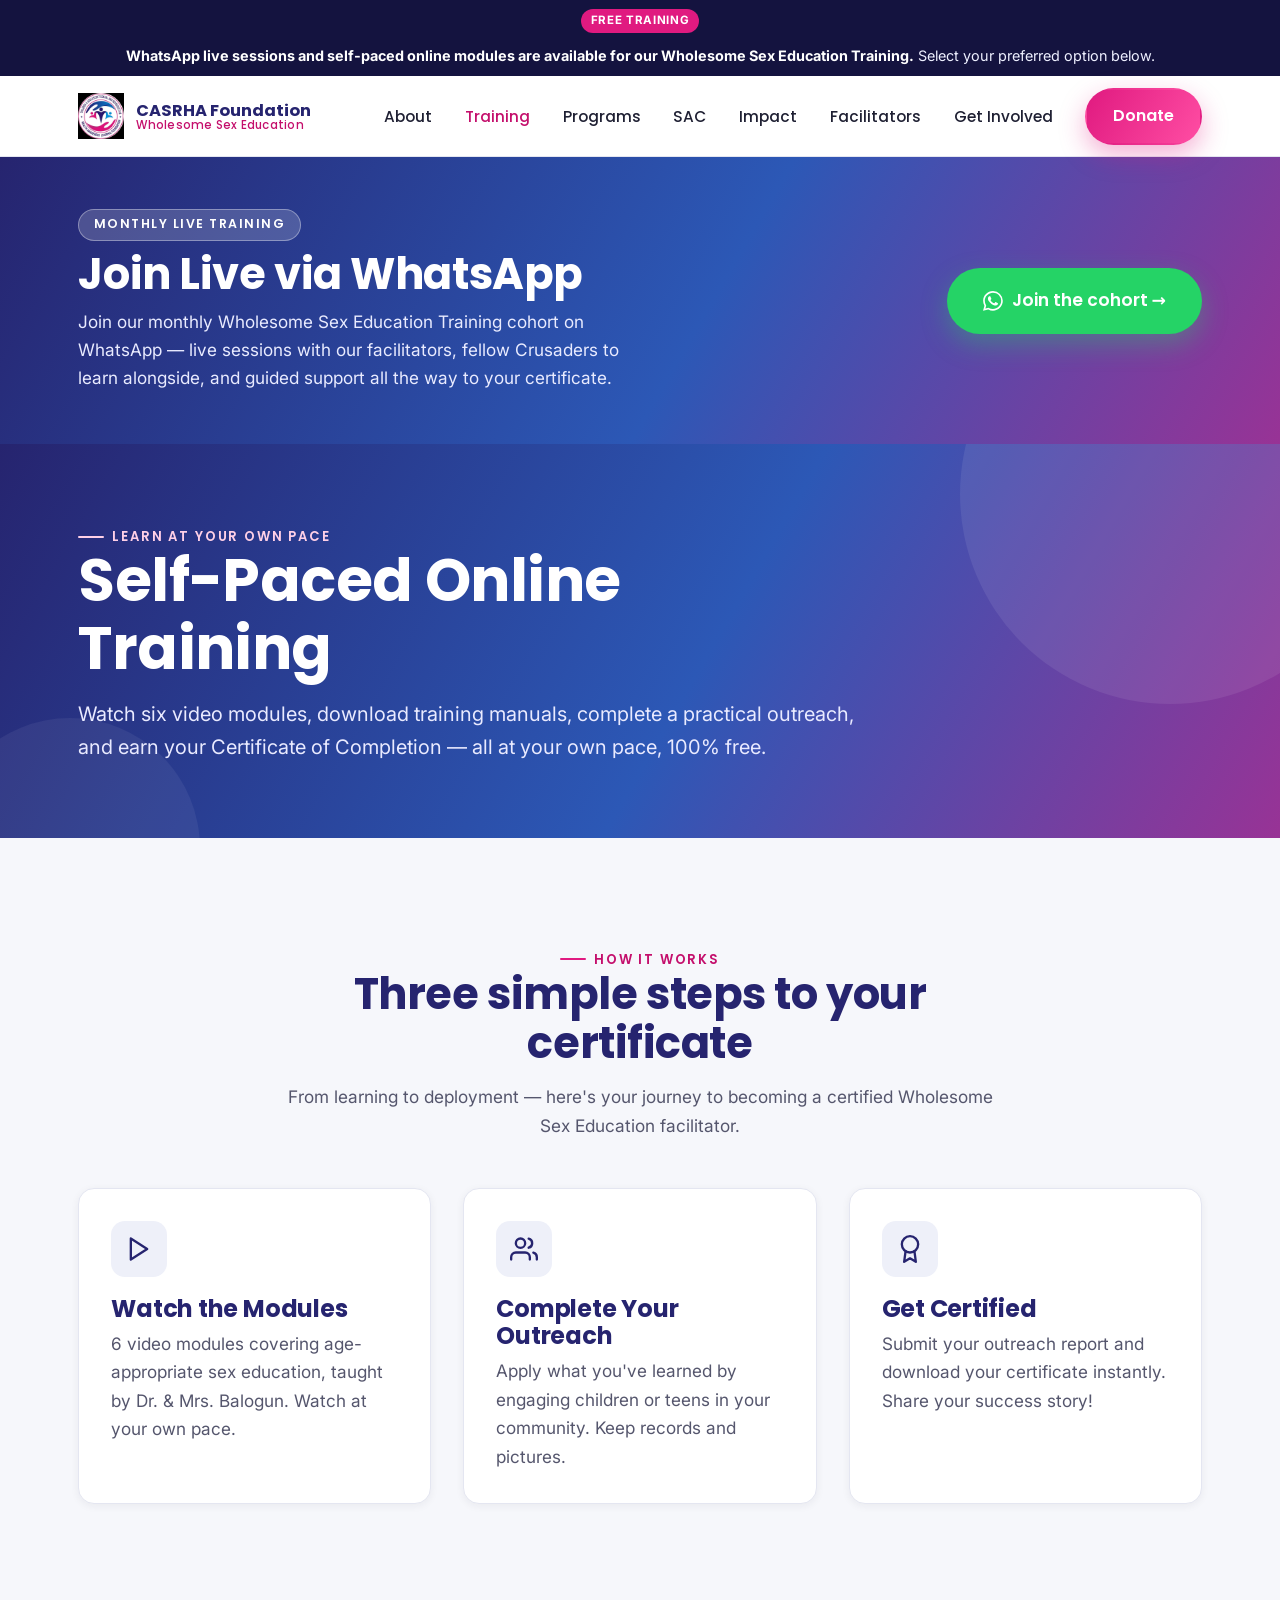
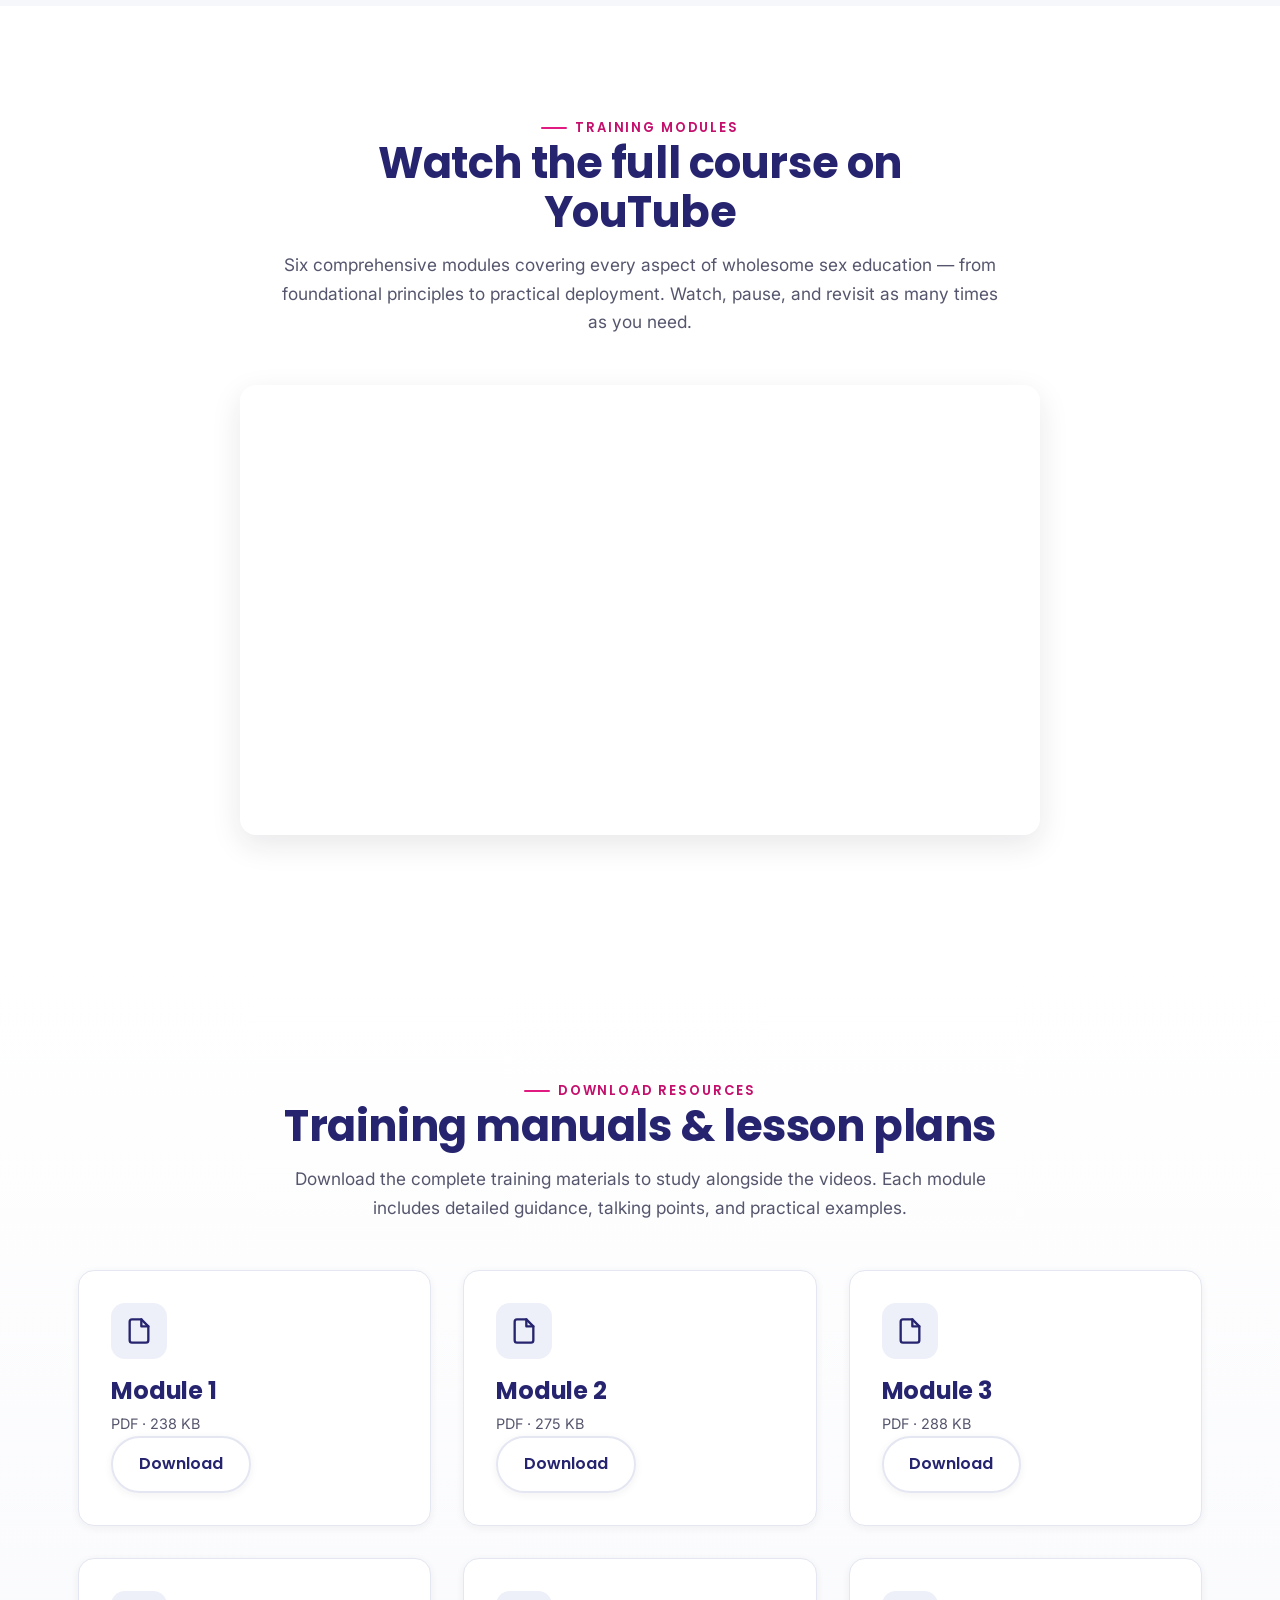
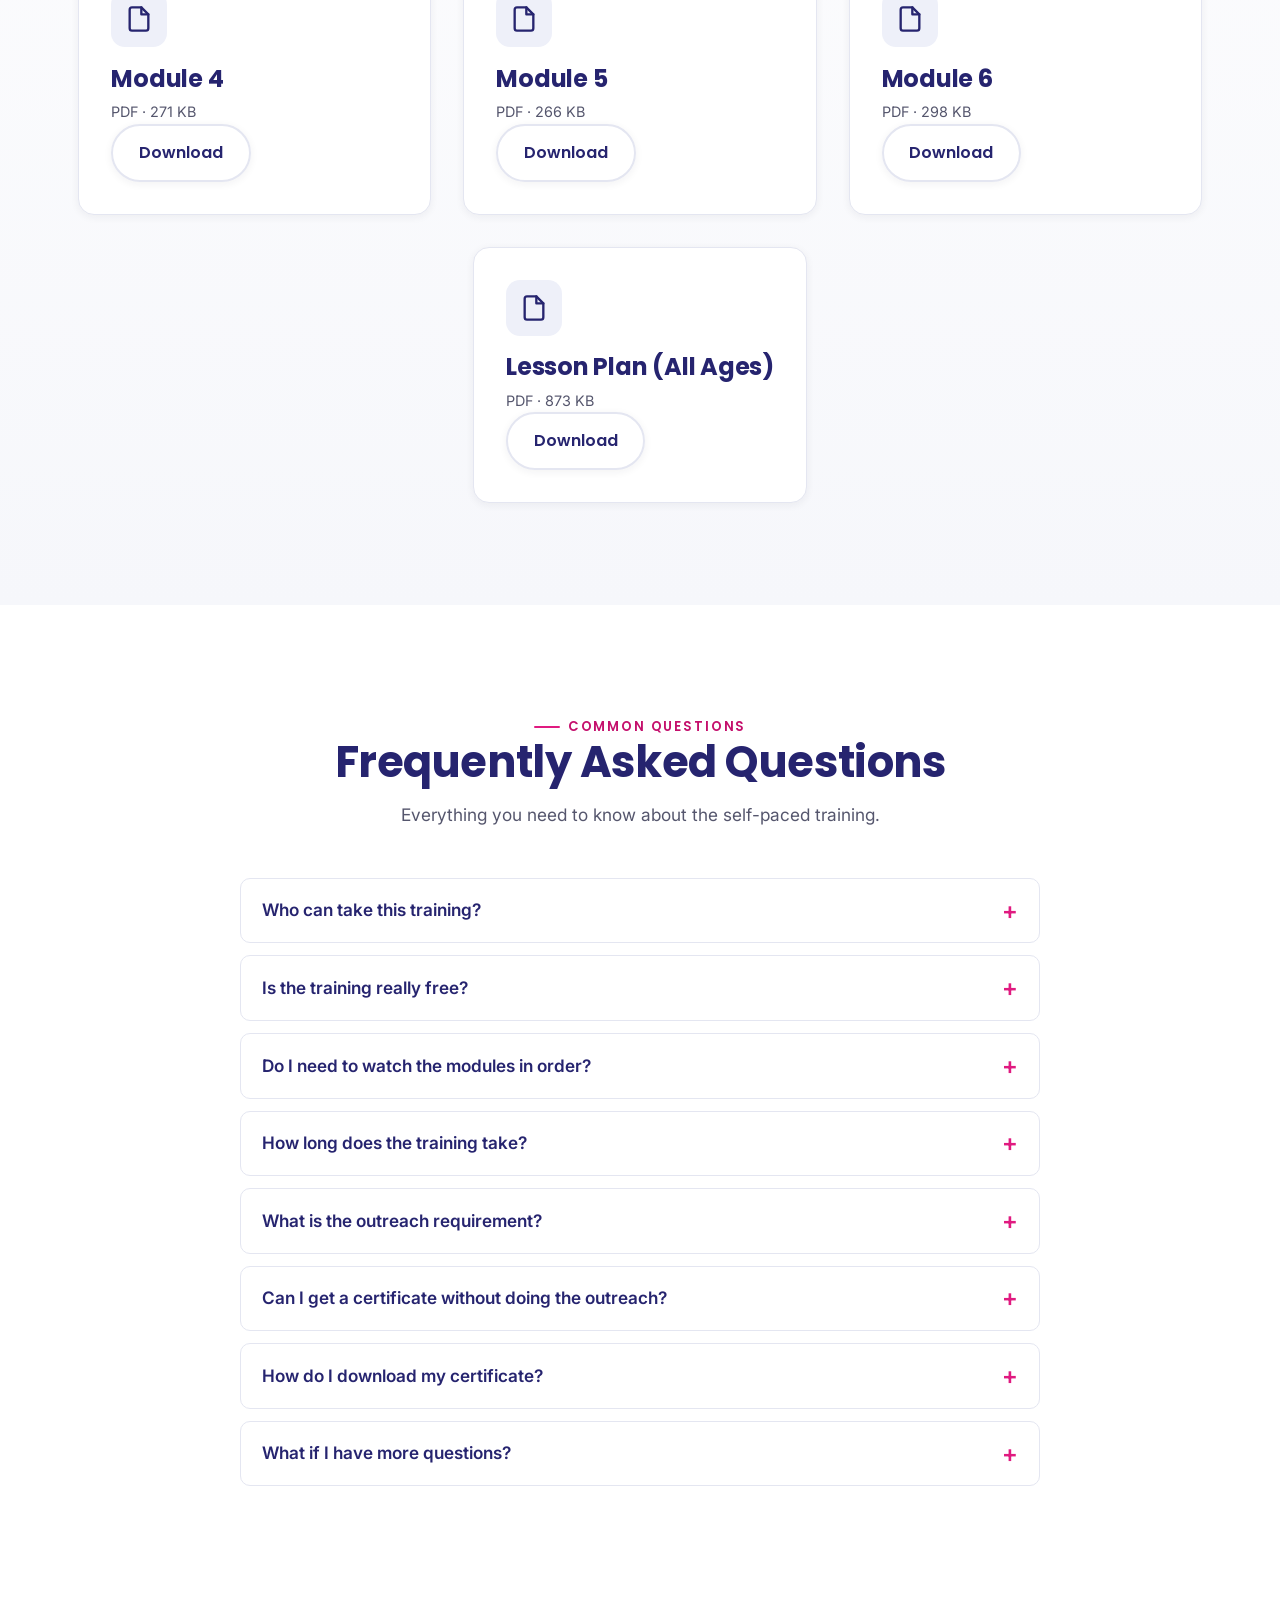
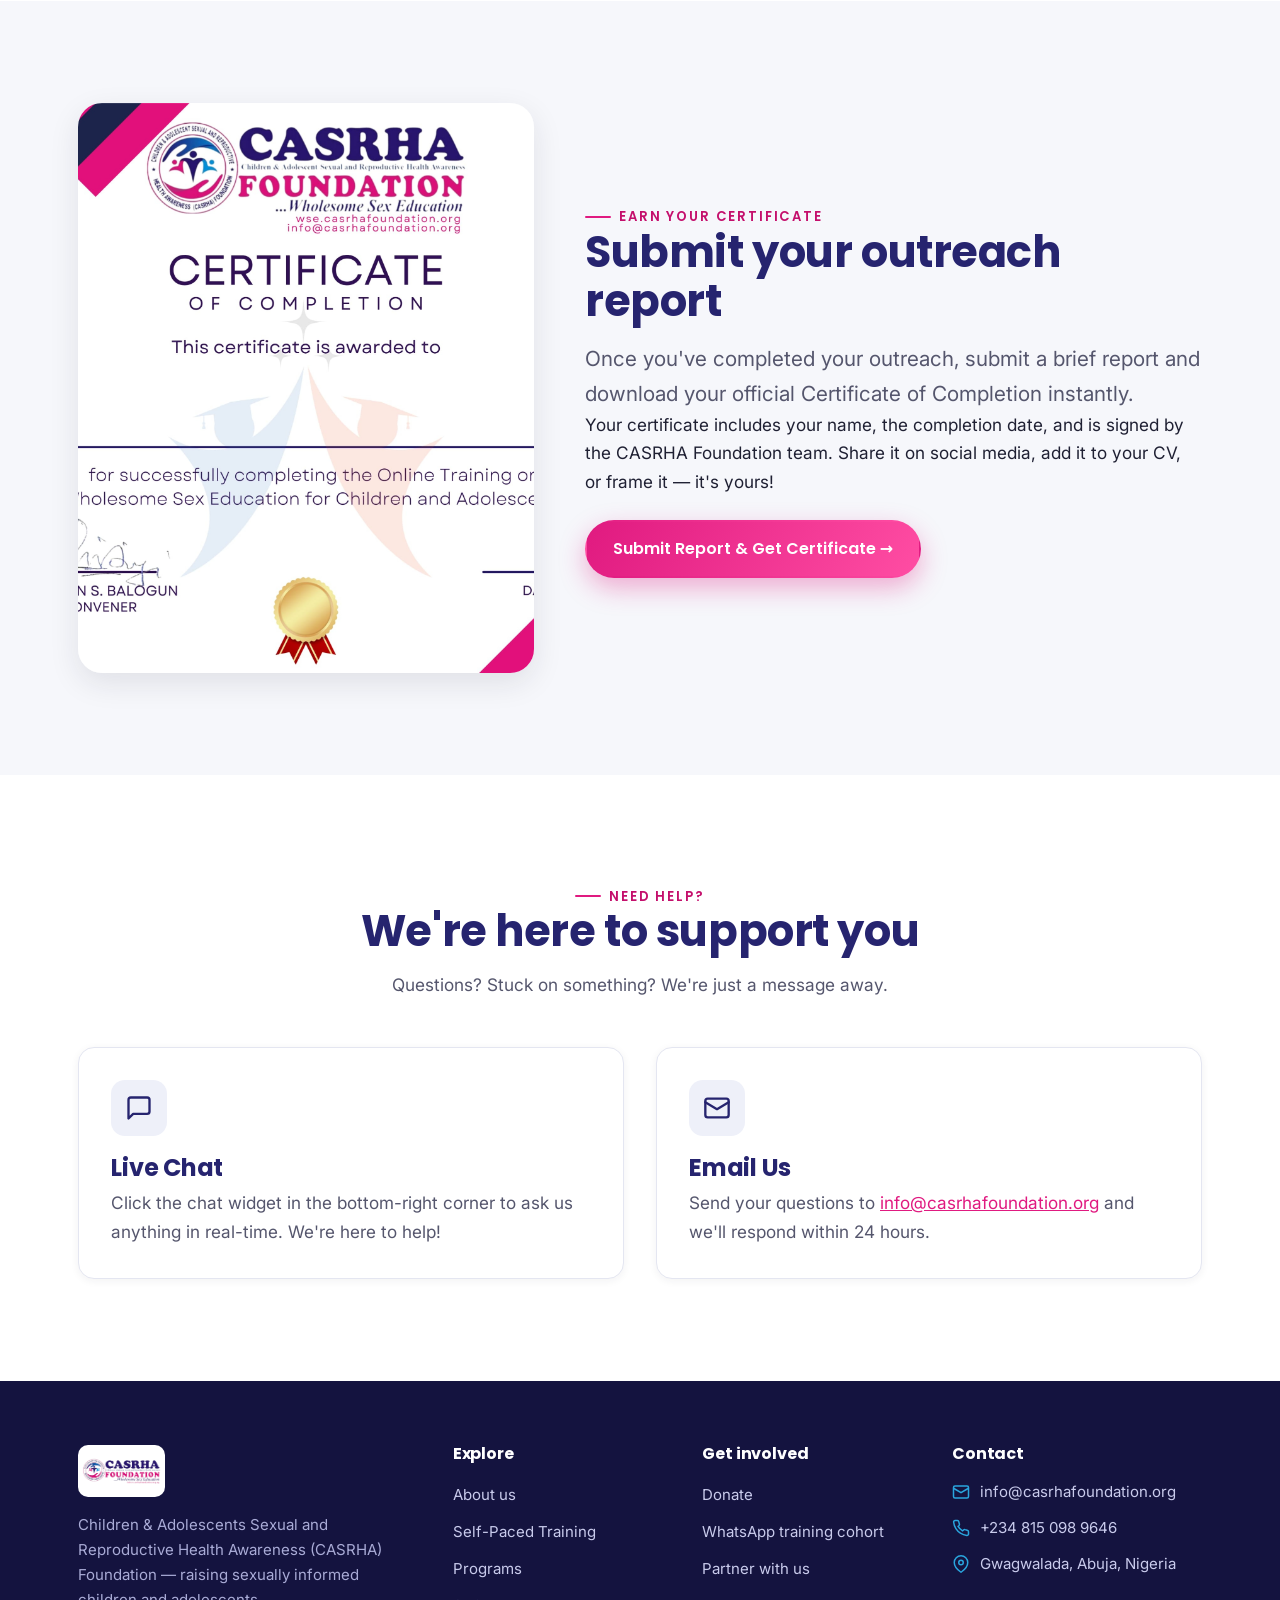
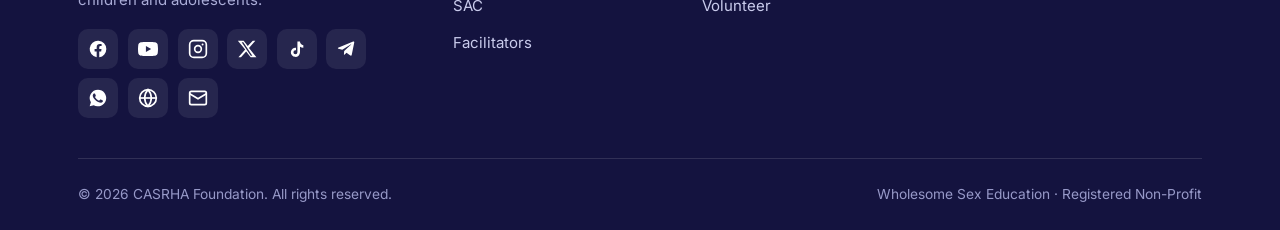
<file: training/index.html>
<!DOCTYPE html>
<html lang="en">
<head>
  <meta charset="UTF-8" />
  <meta name="viewport" content="width=device-width, initial-scale=1.0" />
  <title>Self-Paced Training — CASRHA Foundation</title>
  <meta name="description" content="Learn wholesome sex education at your own pace — watch modules, download manuals, earn your certificate." />
  <meta name="theme-color" content="#26246F" />

  <!-- Open Graph -->
  <meta property="og:title" content="Self-Paced Training — CASRHA Foundation" />
  <meta property="og:description" content="Learn wholesome sex education at your own pace — watch modules, download manuals, earn your certificate." />
  <meta property="og:type" content="website" />
  <meta property="og:image" content="../assets/outreach/hero-main.jpg" />

  <link rel="icon" type="image/png" href="../assets/logo/casrha-round.jpg" />

  <!-- Fonts: preconnect + display swap for speed -->
  <link rel="preconnect" href="https://fonts.googleapis.com" />
  <link rel="preconnect" href="https://fonts.gstatic.com" crossorigin />
  <link href="https://fonts.googleapis.com/css2?family=Poppins:wght@500;600;700;800&family=Inter:wght@400;500;600&display=swap" rel="stylesheet" />

  <link rel="stylesheet" href="../css/styles.css" />
</head>
<body>
  <a class="skip-link" href="#main">Skip to main content</a>

  <!-- ===================== ANNOUNCEMENT ===================== -->
  <div class="announce">
    <div class="container">
      <span class="announce__badge">Free Training</span>
      <span><strong>WhatsApp live sessions and self-paced online modules are available for our Wholesome Sex Education Training.</strong> Select your preferred option below.</span>
    </div>
  </div>

  <!-- ===================== HEADER ===================== -->
  <header class="header">
    <div class="container nav">
      <a class="brand" href="../index.html" aria-label="CASRHA Foundation home">
        <img src="../assets/logo/casrha-round.webp" onerror="this.onerror=null;this.src='../assets/logo/casrha-round.jpg'" alt="CASRHA Foundation logo" width="46" height="46" />
        <span class="brand__text">CASRHA Foundation<span>Wholesome Sex Education</span></span>
      </a>

      <button class="nav__toggle" aria-label="Open menu" aria-expanded="false" aria-controls="navmenu">
        <span></span><span></span><span></span>
      </button>

      <div class="nav__menu" id="navmenu">
        <nav class="nav__links" aria-label="Primary">
          <a href="../about.html">About</a>
          <a href="index.html" class="is-active">Training</a>
          <a href="../index.html#programs">Programs</a>
          <a href="../sac.html">SAC</a>
          <a href="../index.html#impact">Impact</a>
          <a href="../about.html#team">Facilitators</a>
          <a href="../index.html#involved">Get Involved</a>
        </nav>
        <a href="../index.html#donate" class="btn btn--cta">Donate</a>
      </div>
    </div>
  </header>
  <div class="nav__backdrop" aria-hidden="true"></div>

  <main id="main">
    <!-- ===================== WHATSAPP COHORT BANNER ===================== -->
    <section class="cohort-banner">
      <div class="container cohort-banner__inner">
        <div>
          <span class="cohort-banner__badge">Monthly Live Training</span>
          <h2>Join Live via WhatsApp</h2>
          <p>Join our monthly Wholesome Sex Education Training cohort on WhatsApp — live sessions with our facilitators, fellow Crusaders to learn alongside, and guided support all the way to your certificate.</p>
        </div>
        <a href="https://wa.me/2348150989646" target="_blank" rel="noopener" class="btn btn--whatsapp btn--lg">
          <svg viewBox="0 0 24 24" fill="currentColor" aria-hidden="true"><path d="M17.472 14.382c-.297-.149-1.758-.867-2.03-.967-.273-.099-.471-.148-.67.15-.197.297-.767.966-.94 1.164-.173.199-.347.223-.644.075-.297-.15-1.255-.463-2.39-1.475-.883-.788-1.48-1.761-1.653-2.059-.173-.297-.018-.458.13-.606.134-.133.297-.347.446-.52.149-.174.198-.298.297-.497.1-.198.05-.371-.025-.52-.075-.149-.669-1.612-.916-2.207-.242-.579-.487-.5-.669-.51-.173-.008-.371-.01-.57-.01-.198 0-.52.074-.792.372-.272.297-1.04 1.016-1.04 2.479 0 1.462 1.065 2.875 1.213 3.074.149.198 2.096 3.2 5.077 4.487.709.306 1.262.489 1.694.625.712.227 1.36.195 1.871.118.571-.085 1.758-.719 2.006-1.413.248-.694.248-1.289.173-1.413-.074-.124-.272-.198-.57-.347m-5.421 7.403h-.004a9.87 9.87 0 0 1-5.031-1.378l-.361-.214-3.741.982.998-3.648-.235-.374a9.86 9.86 0 0 1-1.51-5.26c.001-5.45 4.436-9.884 9.888-9.884 2.64 0 5.122 1.03 6.988 2.898a9.825 9.825 0 0 1 2.893 6.994c-.003 5.45-4.437 9.884-9.885 9.884m8.413-18.297A11.815 11.815 0 0 0 12.05 0C5.495 0 .16 5.335.157 11.892c0 2.096.547 4.142 1.588 5.945L.057 24l6.305-1.654a11.882 11.882 0 0 0 5.683 1.448h.005c6.554 0 11.89-5.335 11.893-11.893a11.821 11.821 0 0 0-3.48-8.413Z"/></svg>
          Join the cohort →
        </a>
      </div>
    </section>

    <!-- ===================== PAGE HEADER ===================== -->
    <section class="page-header">
      <div class="container">
        <span class="eyebrow">Learn at your own pace</span>
        <h1>Self-Paced Online Training</h1>
        <p>Watch six video modules, download training manuals, complete a practical outreach, and earn your Certificate of Completion — all at your own pace, 100% free.</p>
      </div>
    </section>

    <!-- ===================== HOW IT WORKS ===================== -->
    <section class="section section--soft">
      <div class="container">
        <div class="section-head section-head--center reveal">
          <span class="eyebrow eyebrow--center">How it works</span>
          <h2>Three simple steps to your certificate</h2>
          <p>From learning to deployment — here's your journey to becoming a certified Wholesome Sex Education facilitator.</p>
        </div>

        <div class="grid grid--3">
          <article class="card reveal" data-delay="0">
            <div class="card__icon">
              <svg viewBox="0 0 24 24" fill="none" stroke="currentColor" stroke-width="2" stroke-linecap="round" stroke-linejoin="round">
                <polygon points="5 3 19 12 5 21 5 3"/>
              </svg>
            </div>
            <h3>Watch the Modules</h3>
            <p>6 video modules covering age-appropriate sex education, taught by Dr. & Mrs. Balogun. Watch at your own pace.</p>
          </article>

          <article class="card reveal" data-delay="1">
            <div class="card__icon">
              <svg viewBox="0 0 24 24" fill="none" stroke="currentColor" stroke-width="2" stroke-linecap="round" stroke-linejoin="round">
                <path d="M17 21v-2a4 4 0 0 0-4-4H5a4 4 0 0 0-4 4v2"/>
                <circle cx="9" cy="7" r="4"/>
                <path d="M23 21v-2a4 4 0 0 0-3-3.87"/>
                <path d="M16 3.13a4 4 0 0 1 0 7.75"/>
              </svg>
            </div>
            <h3>Complete Your Outreach</h3>
            <p>Apply what you've learned by engaging children or teens in your community. Keep records and pictures.</p>
          </article>

          <article class="card reveal" data-delay="2">
            <div class="card__icon">
              <svg viewBox="0 0 24 24" fill="none" stroke="currentColor" stroke-width="2" stroke-linecap="round" stroke-linejoin="round">
                <circle cx="12" cy="8" r="7"/>
                <polyline points="8.21 13.89 7 23 12 20 17 23 15.79 13.88"/>
              </svg>
            </div>
            <h3>Get Certified</h3>
            <p>Submit your outreach report and download your certificate instantly. Share your success story!</p>
          </article>
        </div>
      </div>
    </section>

    <!-- ===================== TRAINING MODULES ===================== -->
    <section class="section">
      <div class="container">
        <div class="section-head section-head--center reveal">
          <span class="eyebrow eyebrow--center">Training modules</span>
          <h2>Watch the full course on YouTube</h2>
          <p>Six comprehensive modules covering every aspect of wholesome sex education — from foundational principles to practical deployment. Watch, pause, and revisit as many times as you need.</p>
        </div>

        <div style="max-width:800px; margin:2rem auto;">
          <div style="position:relative; padding-bottom:56.25%; height:0; overflow:hidden; border-radius:var(--r-md); box-shadow:var(--shadow-md);">
            <iframe style="position:absolute; top:0; left:0; width:100%; height:100%;"
              src="https://www.youtube.com/embed/videoseries?list=PL-9WZHzP6YXbezyO5iUyWc2Zzj9BSWrWa"
              title="Wholesome Sex Education Training Playlist"
              frameborder="0" allow="accelerometer; autoplay; clipboard-write; encrypted-media; gyroscope; picture-in-picture; web-share" allowfullscreen>
            </iframe>
          </div>
        </div>
      </div>
    </section>

    <!-- ===================== MANUALS ===================== -->
    <section class="section section--tint">
      <div class="container">
        <div class="section-head section-head--center reveal">
          <span class="eyebrow eyebrow--center">Download resources</span>
          <h2>Training manuals &amp; lesson plans</h2>
          <p>Download the complete training materials to study alongside the videos. Each module includes detailed guidance, talking points, and practical examples.</p>
        </div>

        <div class="grid grid--3">
          <article class="card reveal" data-delay="0">
            <div class="card__icon">
              <svg viewBox="0 0 24 24" fill="none" stroke="currentColor" stroke-width="2" stroke-linecap="round" stroke-linejoin="round">
                <path d="M14 2H6a2 2 0 0 0-2 2v16a2 2 0 0 0 2 2h12a2 2 0 0 0 2-2V8z"/>
                <polyline points="14 2 14 8 20 8"/>
              </svg>
            </div>
            <h3>Module 1</h3>
            <p style="color:var(--ink-soft); font-size:0.9rem;">PDF · 238 KB</p>
            <a href="manuals/Module%201%20-%20Training%20Manual%20on%20Wholesome%20Sex%20Education%20for%20Children%20and%20Adolescents.pdf" class="btn btn--outline" download>Download</a>
          </article>

          <article class="card reveal" data-delay="0">
            <div class="card__icon">
              <svg viewBox="0 0 24 24" fill="none" stroke="currentColor" stroke-width="2" stroke-linecap="round" stroke-linejoin="round">
                <path d="M14 2H6a2 2 0 0 0-2 2v16a2 2 0 0 0 2 2h12a2 2 0 0 0 2-2V8z"/>
                <polyline points="14 2 14 8 20 8"/>
              </svg>
            </div>
            <h3>Module 2</h3>
            <p style="color:var(--ink-soft); font-size:0.9rem;">PDF · 275 KB</p>
            <a href="manuals/Module%202%20-%20Training%20Manual%20on%20Wholesome%20Sex%20Education%20for%20Children%20and%20Adolescents.pdf" class="btn btn--outline" download>Download</a>
          </article>

          <article class="card reveal" data-delay="1">
            <div class="card__icon">
              <svg viewBox="0 0 24 24" fill="none" stroke="currentColor" stroke-width="2" stroke-linecap="round" stroke-linejoin="round">
                <path d="M14 2H6a2 2 0 0 0-2 2v16a2 2 0 0 0 2 2h12a2 2 0 0 0 2-2V8z"/>
                <polyline points="14 2 14 8 20 8"/>
              </svg>
            </div>
            <h3>Module 3</h3>
            <p style="color:var(--ink-soft); font-size:0.9rem;">PDF · 288 KB</p>
            <a href="manuals/Module%203%20-%20Training%20Manual%20on%20Wholesome%20Sex%20Education%20for%20Children%20and%20Adolescents.pdf" class="btn btn--outline" download>Download</a>
          </article>

          <article class="card reveal" data-delay="1">
            <div class="card__icon">
              <svg viewBox="0 0 24 24" fill="none" stroke="currentColor" stroke-width="2" stroke-linecap="round" stroke-linejoin="round">
                <path d="M14 2H6a2 2 0 0 0-2 2v16a2 2 0 0 0 2 2h12a2 2 0 0 0 2-2V8z"/>
                <polyline points="14 2 14 8 20 8"/>
              </svg>
            </div>
            <h3>Module 4</h3>
            <p style="color:var(--ink-soft); font-size:0.9rem;">PDF · 271 KB</p>
            <a href="manuals/Module%204%20-%20Training%20Manual%20on%20Wholesome%20Sex%20Education%20for%20Children%20and%20Adolescents.pdf" class="btn btn--outline" download>Download</a>
          </article>

          <article class="card reveal" data-delay="2">
            <div class="card__icon">
              <svg viewBox="0 0 24 24" fill="none" stroke="currentColor" stroke-width="2" stroke-linecap="round" stroke-linejoin="round">
                <path d="M14 2H6a2 2 0 0 0-2 2v16a2 2 0 0 0 2 2h12a2 2 0 0 0 2-2V8z"/>
                <polyline points="14 2 14 8 20 8"/>
              </svg>
            </div>
            <h3>Module 5</h3>
            <p style="color:var(--ink-soft); font-size:0.9rem;">PDF · 266 KB</p>
            <a href="manuals/Module%205%20-%20Training%20Manual%20on%20Wholesome%20Sex%20Education%20for%20Children%20and%20Adolescents.pdf" class="btn btn--outline" download>Download</a>
          </article>

          <article class="card reveal" data-delay="2">
            <div class="card__icon">
              <svg viewBox="0 0 24 24" fill="none" stroke="currentColor" stroke-width="2" stroke-linecap="round" stroke-linejoin="round">
                <path d="M14 2H6a2 2 0 0 0-2 2v16a2 2 0 0 0 2 2h12a2 2 0 0 0 2-2V8z"/>
                <polyline points="14 2 14 8 20 8"/>
              </svg>
            </div>
            <h3>Module 6</h3>
            <p style="color:var(--ink-soft); font-size:0.9rem;">PDF · 298 KB</p>
            <a href="manuals/Module%206%20-%20Training%20Manual%20on%20Wholesome%20Sex%20Education%20for%20Children%20and%20Adolescents.pdf" class="btn btn--outline" download>Download</a>
          </article>

          <article class="card reveal" data-delay="3" style="grid-column: 1 / -1; max-width: 400px; margin: 0 auto;">
            <div class="card__icon">
              <svg viewBox="0 0 24 24" fill="none" stroke="currentColor" stroke-width="2" stroke-linecap="round" stroke-linejoin="round">
                <path d="M14 2H6a2 2 0 0 0-2 2v16a2 2 0 0 0 2 2h12a2 2 0 0 0 2-2V8z"/>
                <polyline points="14 2 14 8 20 8"/>
              </svg>
            </div>
            <h3>Lesson Plan (All Ages)</h3>
            <p style="color:var(--ink-soft); font-size:0.9rem;">PDF · 873 KB</p>
            <a href="manuals/Lesson%20Plan%20Wholesome%20Sex%20Education%20for%20all%20ages%20(UPDATED%20FEB%202025).pdf" class="btn btn--outline" download>Download</a>
          </article>
        </div>
      </div>
    </section>

    <!-- ===================== FAQ ===================== -->
    <section class="section">
      <div class="container">
        <div class="section-head section-head--center reveal">
          <span class="eyebrow eyebrow--center">Common questions</span>
          <h2>Frequently Asked Questions</h2>
          <p>Everything you need to know about the self-paced training.</p>
        </div>

        <div style="max-width:800px; margin:0 auto;">
          <details class="faq-item reveal">
            <summary>Who can take this training?</summary>
            <p>Anyone! Parents, teachers, youth workers, pastors, mentors, or anyone who interacts with children and adolescents. No prior experience required.</p>
          </details>

          <details class="faq-item reveal">
            <summary>Is the training really free?</summary>
            <p>Yes, 100% free. No hidden fees, no payment required at any stage. This is our gift to you and your community.</p>
          </details>

          <details class="faq-item reveal">
            <summary>Do I need to watch the modules in order?</summary>
            <p>It's recommended but not required. The modules build on each other, so watching in sequence gives you the best learning experience.</p>
          </details>

          <details class="faq-item reveal">
            <summary>How long does the training take?</summary>
            <p>Each of the 6 modules is approximately 20-30 minutes. You can complete the entire course in about 2-3 hours, but since it's self-paced, you can spread it over days or weeks.</p>
          </details>

          <details class="faq-item reveal">
            <summary>What is the outreach requirement?</summary>
            <p>You must engage at least one child, teenager, or a group with what you've learned. This practical deployment can be as simple as a conversation with your own child or a session with a youth group. Submit a brief report with pictures (optional but encouraged).</p>
          </details>

          <details class="faq-item reveal">
            <summary>Can I get a certificate without doing the outreach?</summary>
            <p>No. The certificate is awarded upon submitting your outreach report. This training is for transformation and deployment, not just information. We want you to apply what you've learned!</p>
          </details>

          <details class="faq-item reveal">
            <summary>How do I download my certificate?</summary>
            <p>After completing your outreach, submit your report via the certificate portal (link below). Your certificate generates instantly as a PDF or JPEG for download.</p>
          </details>

          <details class="faq-item reveal">
            <summary>What if I have more questions?</summary>
            <p>Use the live chat widget (bottom-right corner), email us at <a href="mailto:info@casrhafoundation.org" style="color:var(--magenta); text-decoration:underline;">info@casrhafoundation.org</a>, or join our WhatsApp/Telegram community.</p>
          </details>
        </div>
      </div>
    </section>

    <!-- ===================== CERTIFICATE ===================== -->
    <section class="section section--soft">
      <div class="container">
        <div class="spotlight">
          <div class="spotlight__media reveal">
            <picture>
              <img src="../certificate-request/CERTIFICATE.jpg" alt="CASRHA Certificate of Completion preview" loading="lazy" style="border-radius:var(--r-md); box-shadow:var(--shadow-lg);" />
            </picture>
          </div>
          <div class="reveal" data-delay="1">
            <span class="eyebrow">Earn your certificate</span>
            <h2>Submit your outreach report</h2>
            <p class="lead" style="margin-top:1rem;">Once you've completed your outreach, submit a brief report and download your official Certificate of Completion instantly.</p>
            <p>Your certificate includes your name, the completion date, and is signed by the CASRHA Foundation team. Share it on social media, add it to your CV, or frame it — it's yours!</p>
            <a href="../certificate-request/index.html" class="btn btn--cta" style="margin-top:1.5rem;">Submit Report &amp; Get Certificate →</a>
          </div>
        </div>
      </div>
    </section>

    <!-- ===================== SUPPORT ===================== -->
    <section class="section">
      <div class="container">
        <div class="section-head section-head--center reveal">
          <span class="eyebrow eyebrow--center">Need help?</span>
          <h2>We're here to support you</h2>
          <p>Questions? Stuck on something? We're just a message away.</p>
        </div>

        <div class="grid grid--2">
          <article class="card reveal">
            <div class="card__icon">
              <svg viewBox="0 0 24 24" fill="none" stroke="currentColor" stroke-width="2" stroke-linecap="round" stroke-linejoin="round">
                <path d="M21 15a2 2 0 0 1-2 2H7l-4 4V5a2 2 0 0 1 2-2h14a2 2 0 0 1 2 2z"/>
              </svg>
            </div>
            <h3>Live Chat</h3>
            <p>Click the chat widget in the bottom-right corner to ask us anything in real-time. We're here to help!</p>
          </article>

          <article class="card reveal" data-delay="1">
            <div class="card__icon">
              <svg viewBox="0 0 24 24" fill="none" stroke="currentColor" stroke-width="2" stroke-linecap="round" stroke-linejoin="round">
                <rect x="2" y="4" width="20" height="16" rx="2"/>
                <path d="m22 7-10 6L2 7"/>
              </svg>
            </div>
            <h3>Email Us</h3>
            <p>Send your questions to <a href="mailto:info@casrhafoundation.org" style="color:var(--magenta); text-decoration:underline;">info@casrhafoundation.org</a> and we'll respond within 24 hours.</p>
          </article>
        </div>
      </div>
    </section>
  </main>

  <!-- ===================== FOOTER ===================== -->
  <footer class="footer">
    <div class="container">
      <div class="footer__grid">
        <div class="footer__brand">
          <img src="../assets/logo/casrha-full-logo.png" alt="CASRHA Foundation" />
          <p>Children &amp; Adolescents Sexual and Reproductive Health Awareness (CASRHA) Foundation — raising sexually informed children and adolescents.</p>
          <div class="footer__social">
            <a href="https://web.facebook.com/drjohnbalogun" aria-label="Facebook" target="_blank" rel="noopener"><svg viewBox="0 0 24 24" fill="currentColor"><path d="M22 12a10 10 0 1 0-11.6 9.9v-7H7.9V12h2.5V9.8c0-2.5 1.5-3.9 3.7-3.9 1.1 0 2.2.2 2.2.2v2.4h-1.2c-1.2 0-1.6.8-1.6 1.5V12h2.7l-.4 2.9h-2.3v7A10 10 0 0 0 22 12z"/></svg></a>
            <a href="https://youtube.com/@jsbalogun?sub_confirmation=1" aria-label="YouTube" target="_blank" rel="noopener"><svg viewBox="0 0 24 24" fill="currentColor"><path d="M23.5 6.2a3 3 0 0 0-2.1-2.1C19.5 3.5 12 3.5 12 3.5s-7.5 0-9.4.6A3 3 0 0 0 .5 6.2 31 31 0 0 0 0 12a31 31 0 0 0 .5 5.8 3 3 0 0 0 2.1 2.1c1.9.6 9.4.6 9.4.6s7.5 0 9.4-.6a3 3 0 0 0 2.1-2.1A31 31 0 0 0 24 12a31 31 0 0 0-.5-5.8zM9.5 15.6V8.4l6.3 3.6-6.3 3.6z"/></svg></a>
            <a href="https://instagram.com/casrhafoundation" aria-label="Instagram" target="_blank" rel="noopener"><svg viewBox="0 0 24 24" fill="none" stroke="currentColor" stroke-width="2"><rect x="2" y="2" width="20" height="20" rx="5"/><circle cx="12" cy="12" r="4"/><circle cx="17.5" cy="6.5" r="1.2" fill="currentColor" stroke="none"/></svg></a>
            <a href="https://x.com/puritycrusaders" aria-label="Twitter / X" target="_blank" rel="noopener"><svg viewBox="0 0 24 24" fill="currentColor"><path d="M18.9 2H22l-7.6 8.7L23.3 22h-6.9l-5.4-7-6.2 7H1.7l8.1-9.3L1 2h7l4.9 6.5L18.9 2zm-2.4 18h1.9L7.6 4H5.6l10.9 16z"/></svg></a>
            <a href="https://tiktok.com/@casrhafoundation" aria-label="TikTok" target="_blank" rel="noopener"><svg viewBox="0 0 24 24" fill="currentColor"><path d="M16.6 5.8a4.3 4.3 0 0 1-1-2.8h-3.1v12.9a2.4 2.4 0 1 1-2.4-2.4c.2 0 .5 0 .7.1v-3.1a5.5 5.5 0 1 0 4.8 5.5V9.2a7.2 7.2 0 0 0 4 1.3V7.4a4.3 4.3 0 0 1-3-1.6z"/></svg></a>
            <a href="https://t.me/casrhafoundation" aria-label="Telegram" target="_blank" rel="noopener"><svg viewBox="0 0 24 24" fill="currentColor"><path d="M21.9 4.3 18.9 19c-.2 1-.8 1.2-1.7.8l-4.6-3.4-2.2 2.1c-.2.2-.4.4-.9.4l.3-4.6 8.4-7.6c.4-.3-.1-.5-.6-.2L7.5 13 3 11.6c-1-.3-1-1 .2-1.4L20.6 3c.8-.3 1.5.2 1.3 1.3z"/></svg></a>
            <a href="https://wa.me/2348150989646" aria-label="WhatsApp" target="_blank" rel="noopener"><svg viewBox="0 0 24 24" fill="currentColor"><path d="M12 2a10 10 0 0 0-8.5 15.2L2 22l4.9-1.3A10 10 0 1 0 12 2zm5.8 14.2c-.2.7-1.4 1.3-2 1.4-.5.1-1.2.1-1.9-.1-.4-.1-1-.3-1.8-.6-3-1.3-5-4.4-5.2-4.6-.1-.2-1.2-1.6-1.2-3s.7-2.1 1-2.4c.2-.3.5-.4.7-.4h.5c.2 0 .4 0 .6.5l.8 2c.1.2.1.4 0 .5l-.4.6-.3.3c-.2.2-.3.4-.1.7.2.3.9 1.4 1.9 2.3 1.3 1.1 2.3 1.5 2.6 1.6.3.1.5.1.7-.1l.9-1c.2-.3.4-.2.7-.1l2 .9c.3.2.5.3.5.4.1.2.1.7-.1 1.2z"/></svg></a>
            <a href="https://wse.casrhafoundation.org" aria-label="Website" target="_blank" rel="noopener"><svg viewBox="0 0 24 24" fill="none" stroke="currentColor" stroke-width="2"><circle cx="12" cy="12" r="10"/><path d="M2 12h20"/><path d="M12 2a15.3 15.3 0 0 1 4 10 15.3 15.3 0 0 1-4 10 15.3 15.3 0 0 1-4-10 15.3 15.3 0 0 1 4-10z"/></svg></a>
            <a href="mailto:info@casrhafoundation.org" aria-label="Email"><svg viewBox="0 0 24 24" fill="none" stroke="currentColor" stroke-width="2"><rect x="2" y="4" width="20" height="16" rx="2"/><path d="m22 7-10 6L2 7"/></svg></a>
          </div>
        </div>
        <div>
          <h4>Explore</h4>
          <ul class="footer__links">
            <li><a href="../about.html">About us</a></li>
            <li><a href="index.html">Self-Paced Training</a></li>
            <li><a href="../index.html#programs">Programs</a></li>
            <li><a href="../sac.html">SAC</a></li>
            <li><a href="../about.html#team">Facilitators</a></li>
          </ul>
        </div>
        <div>
          <h4>Get involved</h4>
          <ul class="footer__links">
            <li><a href="../index.html#donate">Donate</a></li>
            <li><a href="https://wa.me/2348150989646" target="_blank" rel="noopener">WhatsApp training cohort</a></li>
            <li><a href="mailto:info@casrhafoundation.org">Partner with us</a></li>
            <li><a href="../index.html#involved">Volunteer</a></li>
          </ul>
        </div>
        <div>
          <h4>Contact</h4>
          <ul class="footer__contact">
            <li><svg viewBox="0 0 24 24" fill="none" stroke="currentColor" stroke-width="2"><rect x="2" y="4" width="20" height="16" rx="2"/><path d="m22 7-10 6L2 7"/></svg> info@casrhafoundation.org</li>
            <li><svg viewBox="0 0 24 24" fill="none" stroke="currentColor" stroke-width="2"><path d="M22 16.9v3a2 2 0 0 1-2.2 2 19.8 19.8 0 0 1-8.6-3 19.5 19.5 0 0 1-6-6 19.8 19.8 0 0 1-3-8.6A2 2 0 0 1 4.1 2h3a2 2 0 0 1 2 1.7c.1 1 .4 1.9.7 2.8a2 2 0 0 1-.4 2.1L8.1 9.9a16 16 0 0 0 6 6l1.3-1.3a2 2 0 0 1 2.1-.4c.9.3 1.8.6 2.8.7a2 2 0 0 1 1.7 2z"/></svg> +234 815 098 9646</li>
            <li><svg viewBox="0 0 24 24" fill="none" stroke="currentColor" stroke-width="2"><path d="M21 10c0 7-9 13-9 13s-9-6-9-13a9 9 0 0 1 18 0z"/><circle cx="12" cy="10" r="3"/></svg> Gwagwalada, Abuja, Nigeria</li>
          </ul>
        </div>
      </div>
      <div class="footer__bottom">
        <span>© <span id="year">2026</span> CASRHA Foundation. All rights reserved.</span>
        <span>Wholesome Sex Education · Registered Non-Profit</span>
      </div>
    </div>
  </footer>

  <!-- Tawk.to live chat widget -->
  <!--Start of Tawk.to Script-->
  <script type="text/javascript">
  var Tawk_API=Tawk_API||{}, Tawk_LoadStart=new Date();
  (function(){
  var s1=document.createElement("script"),s0=document.getElementsByTagName("script")[0];
  s1.async=true;
  s1.src='https://embed.tawk.to/6a5d093a03ec7a1d4cd03b62/1jttmo36q';
  s1.charset='UTF-8';
  s1.setAttribute('crossorigin','*');
  s0.parentNode.insertBefore(s1,s0);
  })();
  </script>
  <!--End of Tawk.to Script-->

  <script src="../js/main.js" defer></script>
</body>
</html>
</file>
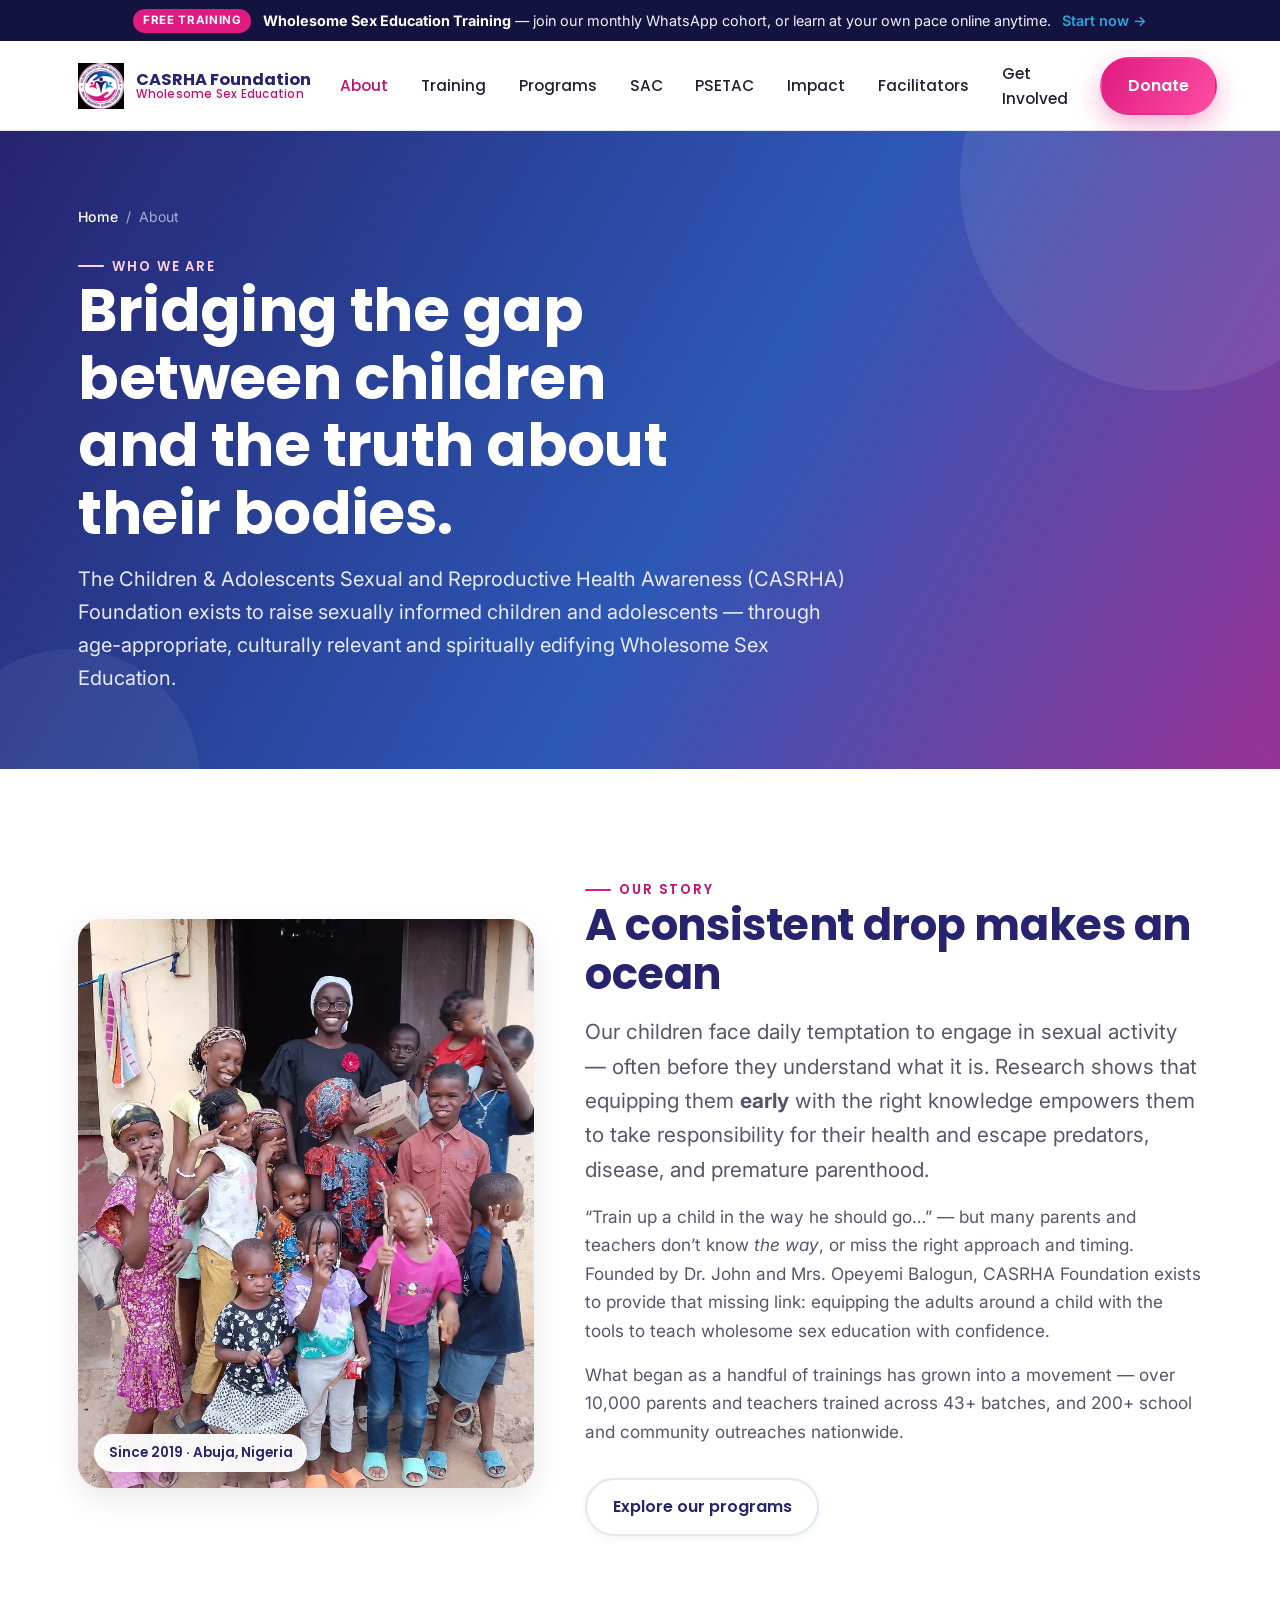
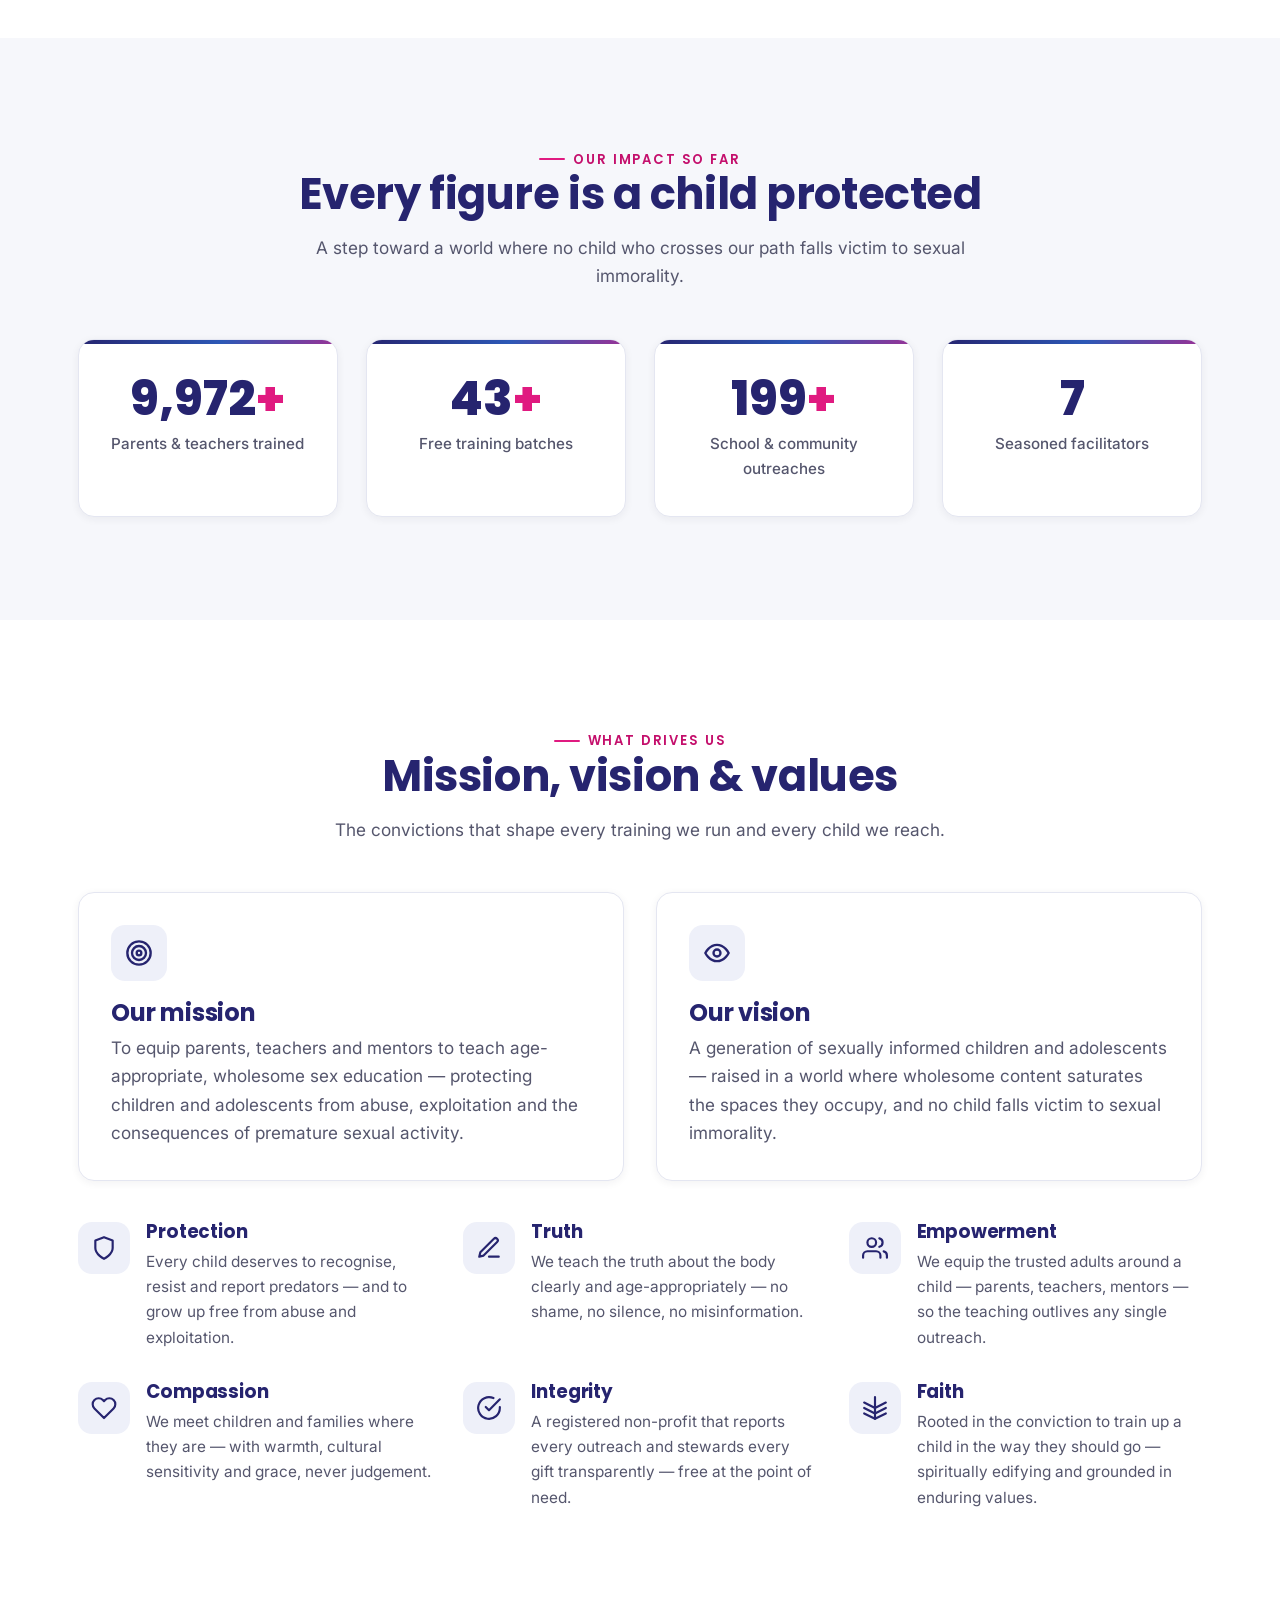
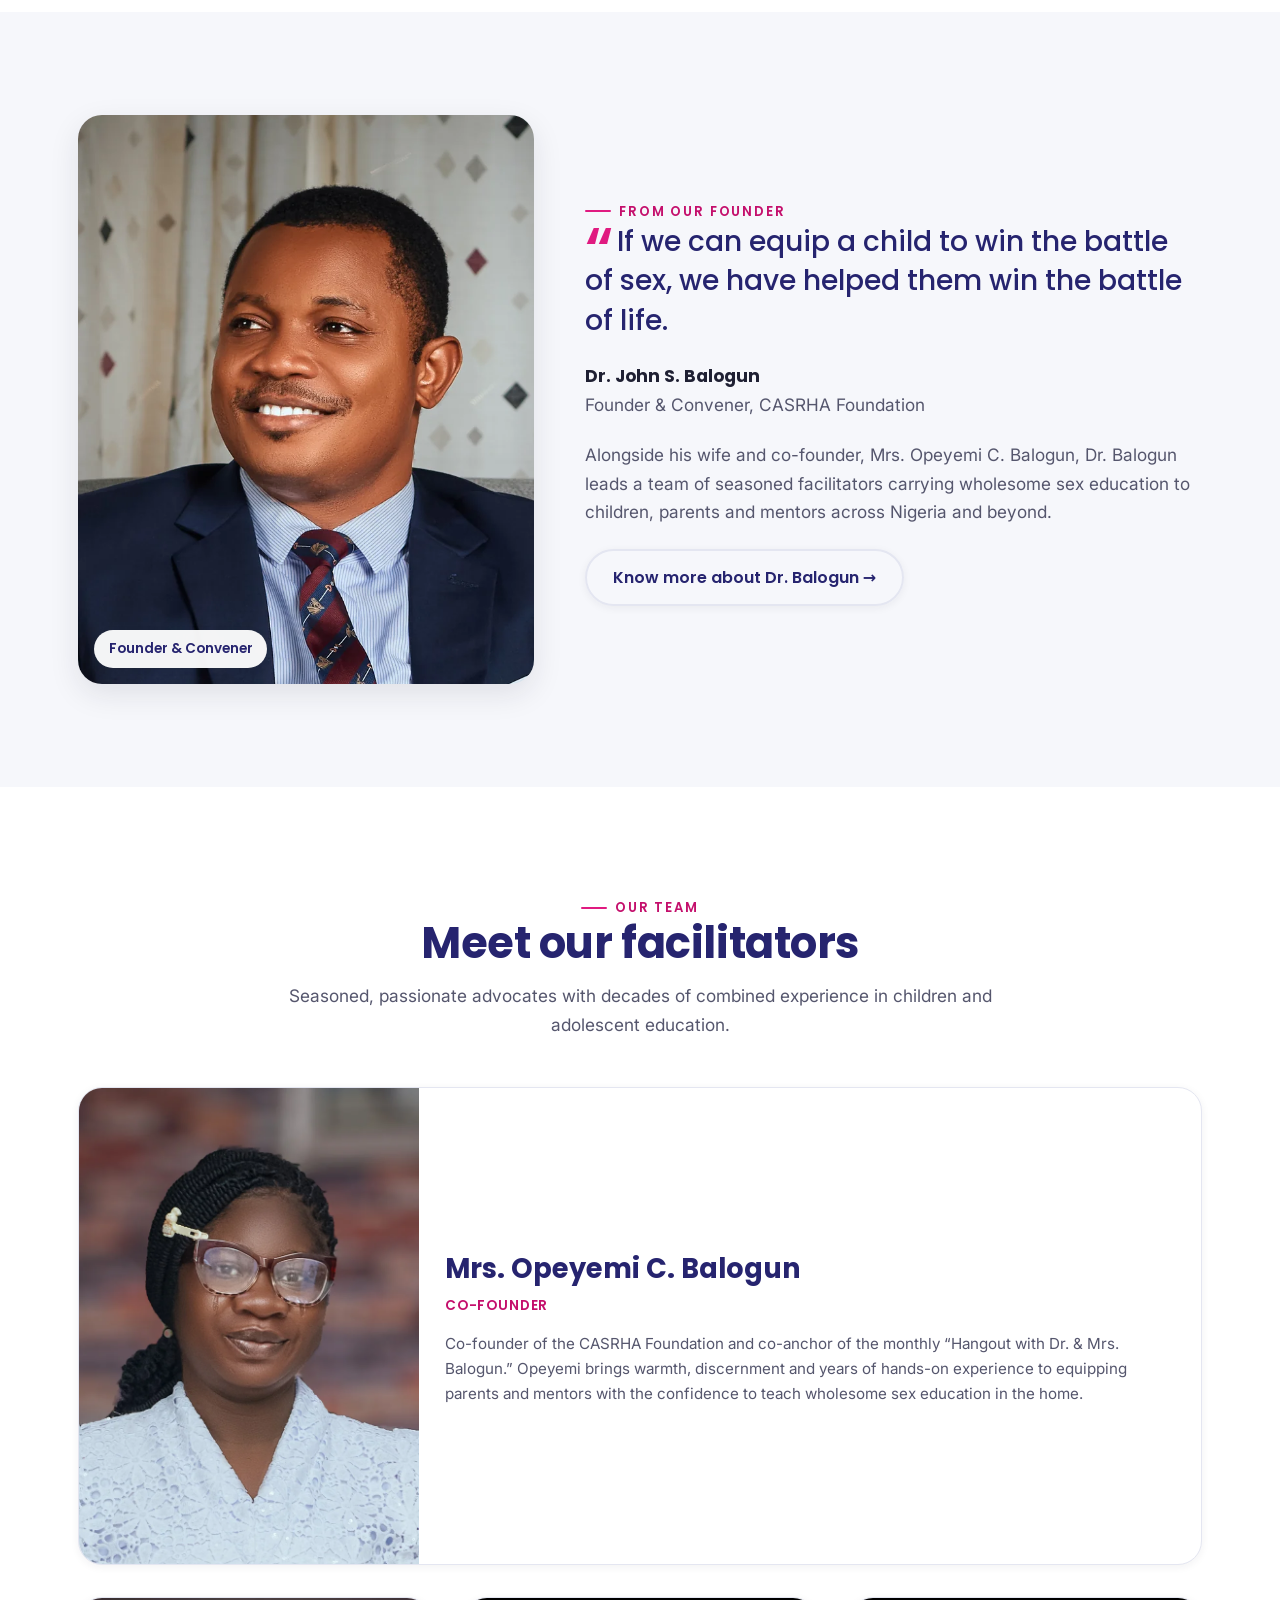
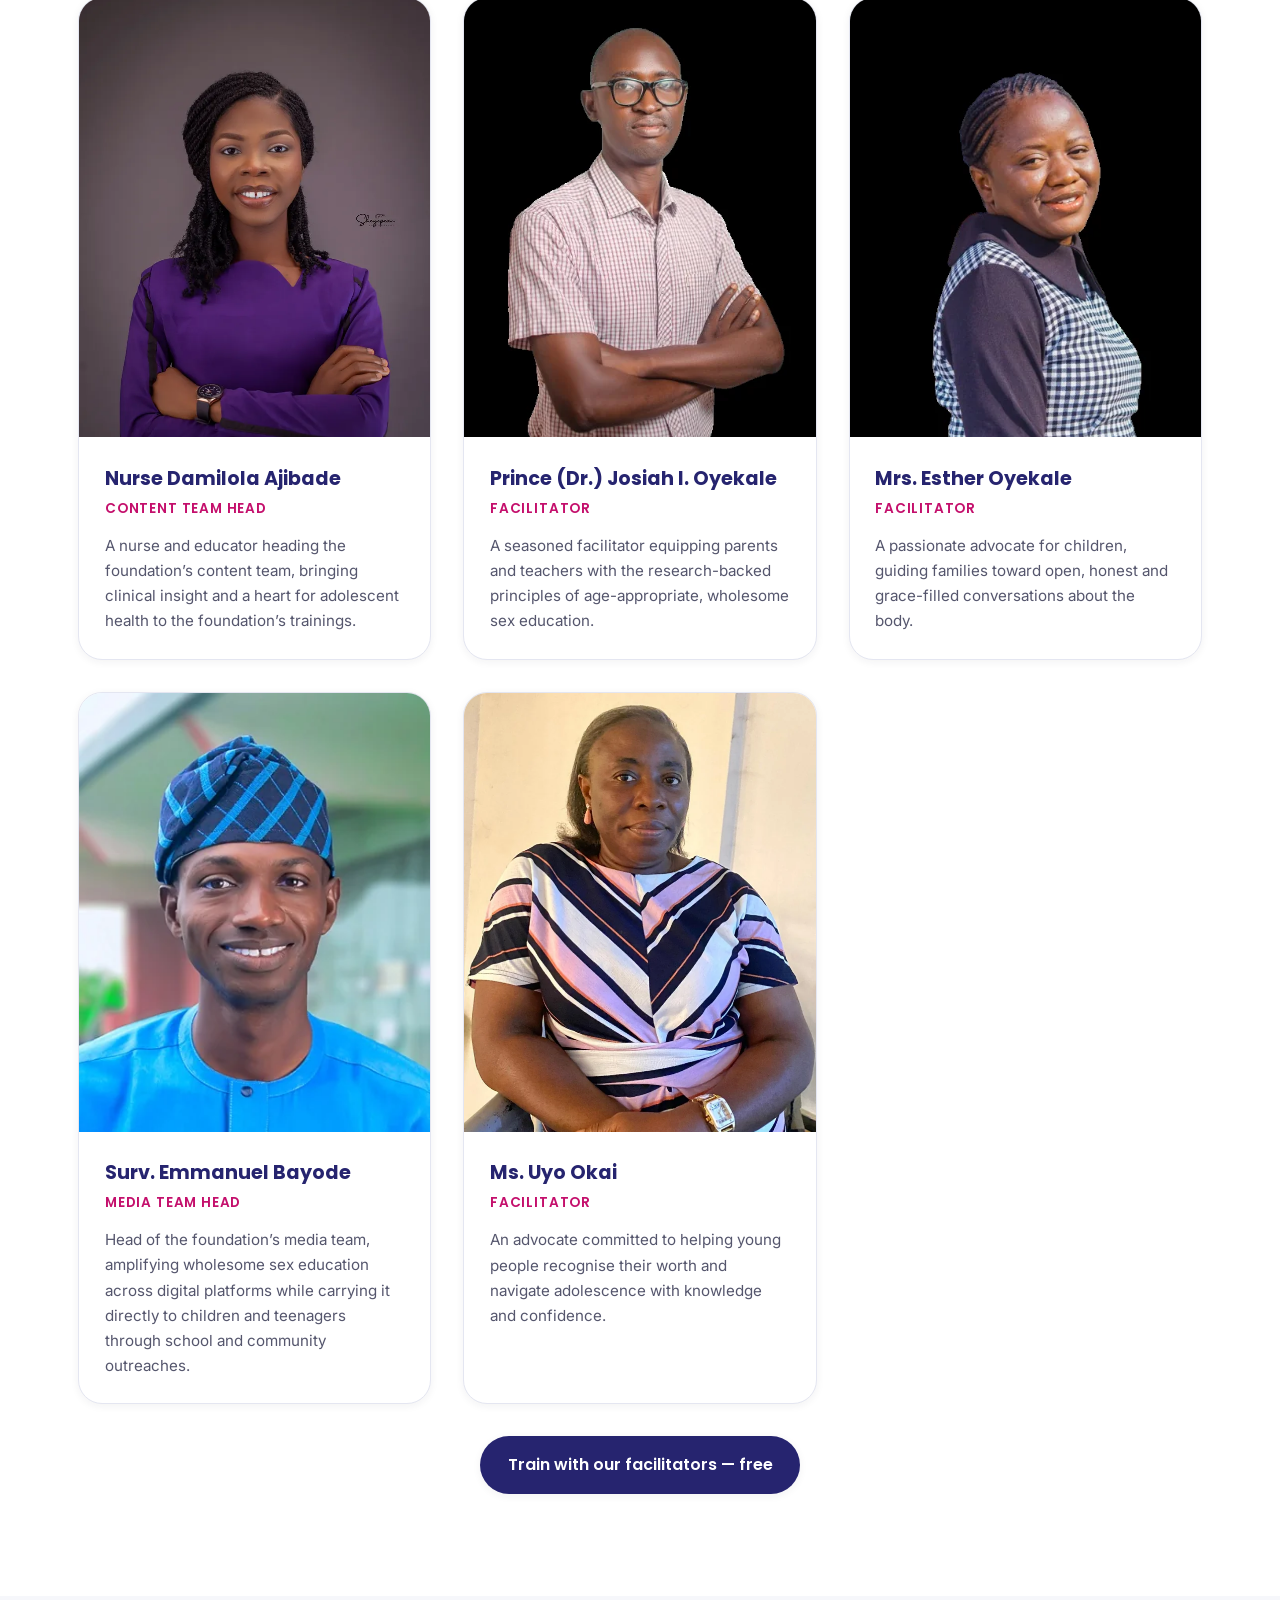
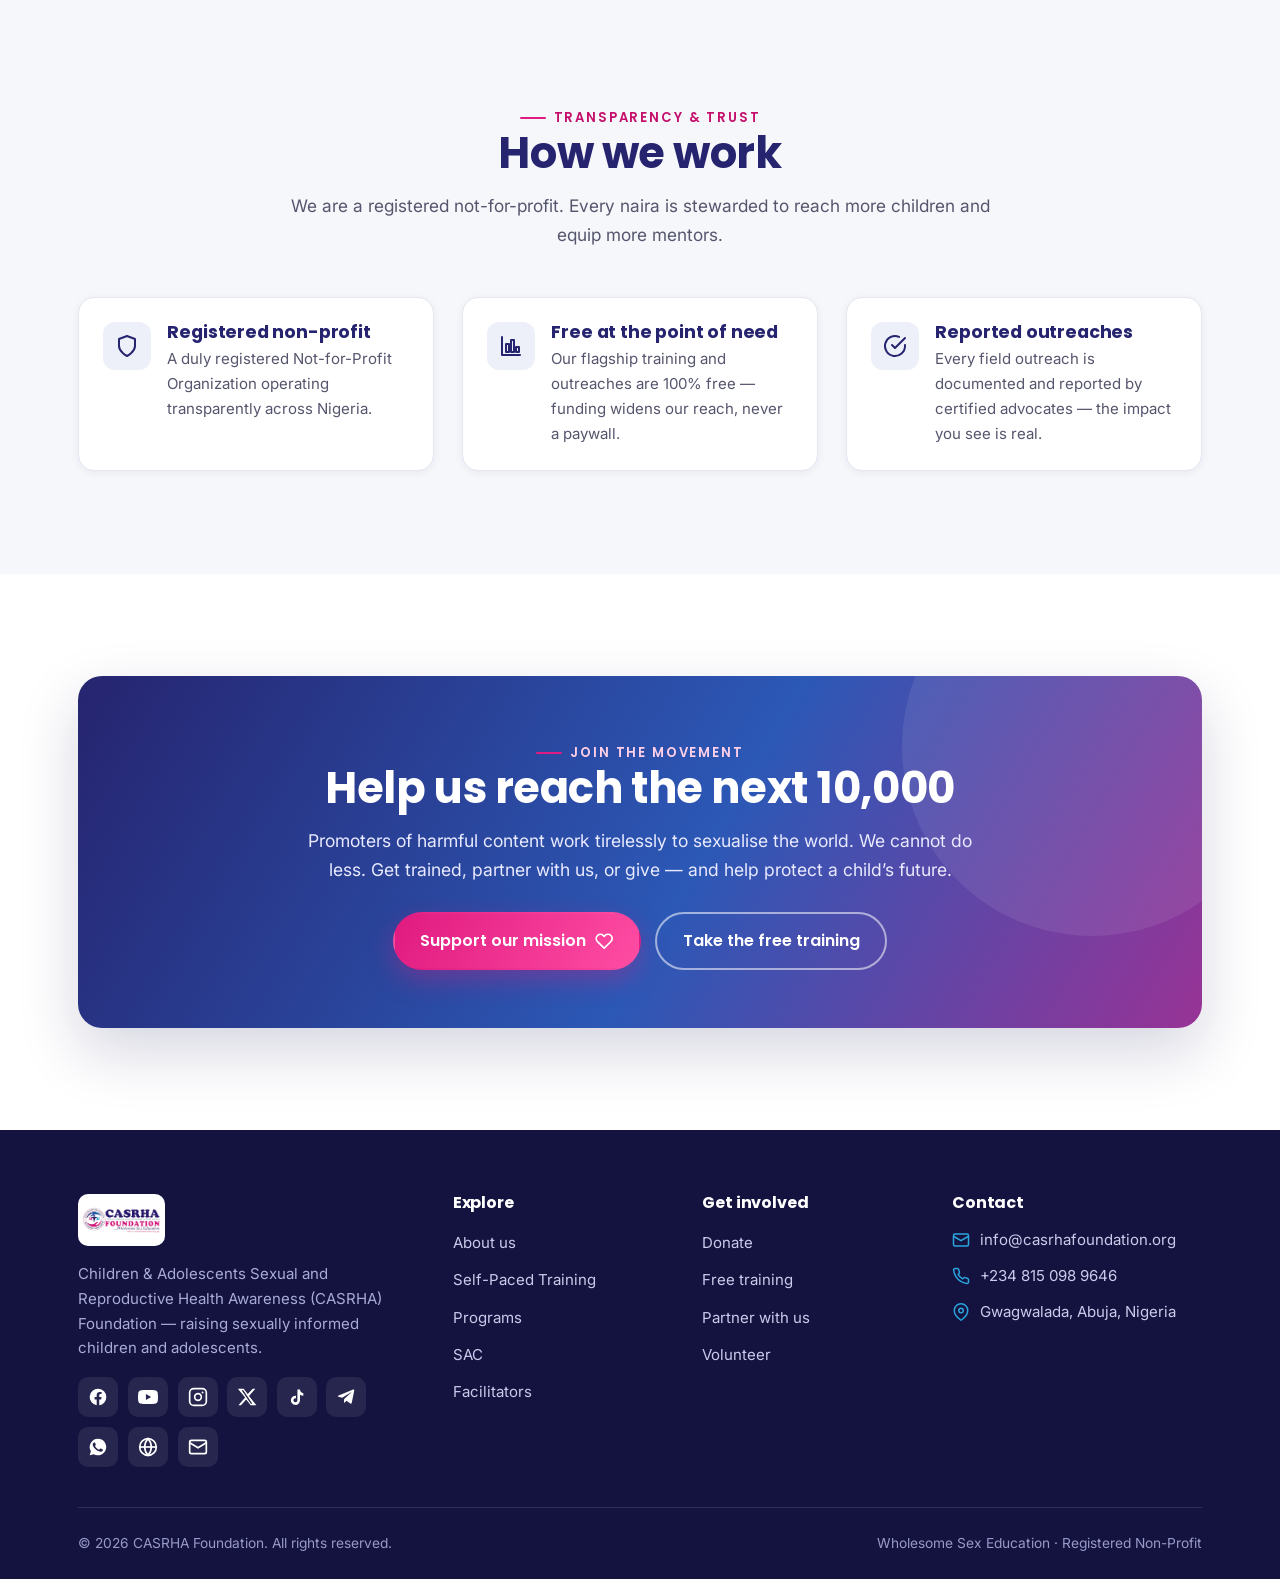
<file: about.html>
<!DOCTYPE html>
<html lang="en">
<head>
  <meta charset="UTF-8" />
  <meta name="viewport" content="width=device-width, initial-scale=1.0" />
  <title>About CASRHA Foundation — Our Story, Mission &amp; Facilitators</title>
  <meta name="description" content="Learn about the CASRHA Foundation — our story, mission, vision and values, and the seasoned facilitators equipping parents, teachers and mentors to teach wholesome sex education across Nigeria." />
  <meta name="theme-color" content="#26246F" />

  <!-- Open Graph -->
  <meta property="og:title" content="About the CASRHA Foundation" />
  <meta property="og:description" content="Our story, mission and the team raising sexually informed children and adolescents through wholesome sex education." />
  <meta property="og:type" content="website" />
  <meta property="og:image" content="assets/outreach/hero-main.jpg" />

  <link rel="icon" type="image/png" href="assets/logo/casrha-round.jpg" />

  <!-- Fonts: preconnect + display swap for speed -->
  <link rel="preconnect" href="https://fonts.googleapis.com" />
  <link rel="preconnect" href="https://fonts.gstatic.com" crossorigin />
  <link href="https://fonts.googleapis.com/css2?family=Poppins:wght@500;600;700;800&family=Inter:wght@400;500;600&display=swap" rel="stylesheet" />

  <link rel="stylesheet" href="css/styles.css" />
</head>
<body>
  <a class="skip-link" href="#main">Skip to main content</a>

  <!-- ===================== ANNOUNCEMENT ===================== -->
  <div class="announce">
    <div class="container">
      <span class="announce__badge">Free Training</span>
      <span><strong>Wholesome Sex Education Training</strong> — join our monthly WhatsApp cohort, or learn at your own pace online anytime.</span>
      <a href="training/index.html">Start now →</a>
    </div>
  </div>

  <!-- ===================== HEADER ===================== -->
  <header class="header">
    <div class="container nav">
      <a class="brand" href="index.html" aria-label="CASRHA Foundation home">
        <img src="assets/logo/casrha-round.webp" onerror="this.onerror=null;this.src='assets/logo/casrha-round.jpg'" alt="CASRHA Foundation logo" width="46" height="46" />
        <span class="brand__text">CASRHA Foundation<span>Wholesome Sex Education</span></span>
      </a>

      <button class="nav__toggle" aria-label="Open menu" aria-expanded="false" aria-controls="navmenu">
        <span></span><span></span><span></span>
      </button>

      <div class="nav__menu" id="navmenu">
        <nav class="nav__links" aria-label="Primary">
          <a href="about.html" class="is-active">About</a>
          <a href="training/index.html">Training</a>
          <a href="index.html#programs">Programs</a>
          <a href="sac.html">SAC</a>
          <a href="psetac.html">PSETAC</a>
          <a href="index.html#impact">Impact</a>
          <a href="about.html#team">Facilitators</a>
          <a href="index.html#involved">Get Involved</a>
        </nav>
        <a href="index.html#donate" class="btn btn--cta">Donate</a>
      </div>
    </div>
  </header>
  <div class="nav__backdrop" aria-hidden="true"></div>

  <main id="main">

    <!-- ===================== PAGE HEADER ===================== -->
    <section class="page-header">
      <div class="container">
        <nav class="crumbs" aria-label="Breadcrumb">
          <a href="index.html">Home</a><span>/</span><span aria-current="page">About</span>
        </nav>
        <span class="eyebrow">Who we are</span>
        <h1>Bridging the gap between children and the truth about their bodies.</h1>
        <p>
          The Children &amp; Adolescents Sexual and Reproductive Health Awareness (CASRHA) Foundation exists to raise
          sexually informed children and adolescents — through age-appropriate, culturally relevant and spiritually
          edifying Wholesome Sex Education.
        </p>
      </div>
    </section>

    <!-- ===================== OUR STORY ===================== -->
    <section class="section" id="story">
      <div class="container">
        <div class="spotlight">
          <div class="spotlight__media reveal">
            <picture>
              <source srcset="assets/outreach/gallery-03.webp" type="image/webp" />
              <img src="assets/outreach/gallery-03.jpg" alt="CASRHA facilitators with children and parents at a community outreach" loading="lazy" />
            </picture>
            <span class="spotlight__badge">Since 2019 · Abuja, Nigeria</span>
          </div>
          <div class="reveal" data-delay="1">
            <span class="eyebrow">Our story</span>
            <h2>A consistent drop makes an ocean</h2>
            <p class="lead" style="margin-top:1rem;">
              Our children face daily temptation to engage in sexual activity — often before they understand what it is.
              Research shows that equipping them <strong>early</strong> with the right knowledge empowers them to take
              responsibility for their health and escape predators, disease, and premature parenthood.
            </p>
            <p style="margin-top:1rem; color:var(--ink-soft);">
              “Train up a child in the way he should go…” — but many parents and teachers don’t know <em>the way</em>,
              or miss the right approach and timing. Founded by Dr. John and Mrs. Opeyemi Balogun, CASRHA Foundation
              exists to provide that missing link: equipping the adults around a child with the tools to teach
              wholesome sex education with confidence.
            </p>
            <p style="margin-top:1rem; color:var(--ink-soft);">
              What began as a handful of trainings has grown into a movement — over 10,000 parents and teachers
              trained across 43+ batches, and 200+ school and community outreaches nationwide.
            </p>
            <a href="index.html#programs" class="btn btn--outline mt-2">Explore our programs</a>
          </div>
        </div>
      </div>
    </section>

    <!-- ===================== IMPACT COUNTERS ===================== -->
    <section class="section section--soft" id="impact">
      <div class="container">
        <div class="section-head section-head--center reveal">
          <span class="eyebrow eyebrow--center">Our impact so far</span>
          <h2>Every figure is a child protected</h2>
          <p>A step toward a world where no child who crosses our path falls victim to sexual immorality.</p>
        </div>
        <div class="stats">
          <div class="stat reveal" data-delay="0">
            <div class="stat__num"><span data-count="10000">0</span><span class="suffix">+</span></div>
            <div class="stat__label">Parents &amp; teachers trained</div>
          </div>
          <div class="stat reveal" data-delay="1">
            <div class="stat__num"><span data-count="43">0</span><span class="suffix">+</span></div>
            <div class="stat__label">Free training batches</div>
          </div>
          <div class="stat reveal" data-delay="2">
            <div class="stat__num"><span data-count="200">0</span><span class="suffix">+</span></div>
            <div class="stat__label">School &amp; community outreaches</div>
          </div>
          <div class="stat reveal" data-delay="3">
            <div class="stat__num"><span data-count="7">0</span></div>
            <div class="stat__label">Seasoned facilitators</div>
          </div>
        </div>
      </div>
    </section>

    <!-- ===================== MISSION / VISION / VALUES ===================== -->
    <section class="section" id="mission">
      <div class="container">
        <div class="section-head section-head--center reveal">
          <span class="eyebrow eyebrow--center">What drives us</span>
          <h2>Mission, vision &amp; values</h2>
          <p>The convictions that shape every training we run and every child we reach.</p>
        </div>

        <div class="grid grid--2" style="margin-bottom:2.6rem;">
          <article class="card reveal">
            <div class="card__icon">
              <svg viewBox="0 0 24 24" fill="none" stroke="currentColor" stroke-width="2" stroke-linecap="round" stroke-linejoin="round"><circle cx="12" cy="12" r="10"/><circle cx="12" cy="12" r="6"/><circle cx="12" cy="12" r="2"/></svg>
            </div>
            <h3>Our mission</h3>
            <p>To equip parents, teachers and mentors to teach age-appropriate, wholesome sex education — protecting children and adolescents from abuse, exploitation and the consequences of premature sexual activity.</p>
          </article>
          <article class="card reveal" data-delay="1">
            <div class="card__icon">
              <svg viewBox="0 0 24 24" fill="none" stroke="currentColor" stroke-width="2" stroke-linecap="round" stroke-linejoin="round"><path d="M2 12s3.5-7 10-7 10 7 10 7-3.5 7-10 7-10-7-10-7z"/><circle cx="12" cy="12" r="3"/></svg>
            </div>
            <h3>Our vision</h3>
            <p>A generation of sexually informed children and adolescents — raised in a world where wholesome content saturates the spaces they occupy, and no child falls victim to sexual immorality.</p>
          </article>
        </div>

        <div class="grid grid--3">
          <div class="value reveal">
            <div class="value__icon">
              <svg viewBox="0 0 24 24" fill="none" stroke="currentColor" stroke-width="2" stroke-linecap="round" stroke-linejoin="round"><path d="M12 22s8-4 8-10V5l-8-3-8 3v7c0 6 8 10 8 10z"/></svg>
            </div>
            <div><h3>Protection</h3><p>Every child deserves to recognise, resist and report predators — and to grow up free from abuse and exploitation.</p></div>
          </div>
          <div class="value reveal" data-delay="1">
            <div class="value__icon">
              <svg viewBox="0 0 24 24" fill="none" stroke="currentColor" stroke-width="2" stroke-linecap="round" stroke-linejoin="round"><path d="M12 20h9"/><path d="M16.5 3.5a2.12 2.12 0 0 1 3 3L7 19l-4 1 1-4Z"/></svg>
            </div>
            <div><h3>Truth</h3><p>We teach the truth about the body clearly and age-appropriately — no shame, no silence, no misinformation.</p></div>
          </div>
          <div class="value reveal" data-delay="2">
            <div class="value__icon">
              <svg viewBox="0 0 24 24" fill="none" stroke="currentColor" stroke-width="2" stroke-linecap="round" stroke-linejoin="round"><path d="M17 21v-2a4 4 0 0 0-4-4H5a4 4 0 0 0-4 4v2"/><circle cx="9" cy="7" r="4"/><path d="M23 21v-2a4 4 0 0 0-3-3.87"/><path d="M16 3.13a4 4 0 0 1 0 7.75"/></svg>
            </div>
            <div><h3>Empowerment</h3><p>We equip the trusted adults around a child — parents, teachers, mentors — so the teaching outlives any single outreach.</p></div>
          </div>
          <div class="value reveal">
            <div class="value__icon">
              <svg viewBox="0 0 24 24" fill="none" stroke="currentColor" stroke-width="2" stroke-linecap="round" stroke-linejoin="round"><path d="M20.84 4.61a5.5 5.5 0 0 0-7.78 0L12 5.67l-1.06-1.06a5.5 5.5 0 1 0-7.78 7.78L12 21.23l8.84-8.84a5.5 5.5 0 0 0 0-7.78z"/></svg>
            </div>
            <div><h3>Compassion</h3><p>We meet children and families where they are — with warmth, cultural sensitivity and grace, never judgement.</p></div>
          </div>
          <div class="value reveal" data-delay="1">
            <div class="value__icon">
              <svg viewBox="0 0 24 24" fill="none" stroke="currentColor" stroke-width="2" stroke-linecap="round" stroke-linejoin="round"><path d="M22 11.08V12a10 10 0 1 1-5.93-9.14"/><path d="M22 4 12 14.01l-3-3"/></svg>
            </div>
            <div><h3>Integrity</h3><p>A registered non-profit that reports every outreach and stewards every gift transparently — free at the point of need.</p></div>
          </div>
          <div class="value reveal" data-delay="2">
            <div class="value__icon">
              <svg viewBox="0 0 24 24" fill="none" stroke="currentColor" stroke-width="2" stroke-linecap="round" stroke-linejoin="round"><path d="M12 2v20M2 7l10 5 10-5"/><path d="M2 17l10 5 10-5"/><path d="M2 12l10 5 10-5"/></svg>
            </div>
            <div><h3>Faith</h3><p>Rooted in the conviction to train up a child in the way they should go — spiritually edifying and grounded in enduring values.</p></div>
          </div>
        </div>
      </div>
    </section>

    <!-- ===================== FOUNDERS SPOTLIGHT ===================== -->
    <section class="section section--soft" id="team">
      <div class="container">
        <div class="spotlight">
          <div class="spotlight__media reveal">
            <picture>
              <source srcset="assets/team/john-balogun.webp" type="image/webp" />
              <img src="assets/team/john-balogun.jpg" alt="Dr. John S. Balogun, Founder &amp; Convener of the CASRHA Foundation" loading="lazy" />
            </picture>
            <span class="spotlight__badge">Founder &amp; Convener</span>
          </div>
          <div class="reveal" data-delay="1">
            <span class="eyebrow">From our founder</span>
            <blockquote>If we can equip a child to win the battle of sex, we have helped them win the battle of life.</blockquote>
            <cite>
              <strong>Dr. John S. Balogun</strong>
              Founder &amp; Convener, CASRHA Foundation
            </cite>
            <p style="margin-top:1.4rem; color:var(--ink-soft);">
              Alongside his wife and co-founder, Mrs. Opeyemi C. Balogun, Dr. Balogun leads a team of seasoned
              facilitators carrying wholesome sex education to children, parents and mentors across Nigeria and beyond.
            </p>
            <a href="https://wse.casrhafoundation.org/dr-john-s-balogun" class="btn btn--outline" style="margin-top:1.4rem;" target="_blank" rel="noopener">Know more about Dr. Balogun →</a>
          </div>
        </div>
      </div>
    </section>

    <!-- ===================== FACILITATORS ===================== -->
    <section class="section" id="facilitators">
      <div class="container">
        <div class="section-head section-head--center reveal">
          <span class="eyebrow eyebrow--center">Our team</span>
          <h2>Meet our facilitators</h2>
          <p>Seasoned, passionate advocates with decades of combined experience in children and adolescent education.</p>
        </div>

        <div class="bios">
          <!-- Founders as lead card -->
          <article class="bio bio--lead reveal">
            <div class="bio__photo">
              <picture>
                <source srcset="assets/team/opeyemi-balogun.webp" type="image/webp" />
                <img src="assets/team/opeyemi-balogun.jpg" alt="Mrs. Opeyemi C. Balogun, Co-founder of the CASRHA Foundation" loading="lazy" />
              </picture>
            </div>
            <div class="bio__body">
              <div class="bio__name">Mrs. Opeyemi C. Balogun</div>
              <div class="bio__role">Co-founder</div>
              <p class="bio__text">
                Co-founder of the CASRHA Foundation and co-anchor of the monthly “Hangout with Dr. &amp; Mrs. Balogun.”
                Opeyemi brings warmth, discernment and years of hands-on experience to equipping parents and mentors
                with the confidence to teach wholesome sex education in the home.
              </p>
            </div>
          </article>

          <article class="bio reveal">
            <div class="bio__photo">
              <picture>
                <source srcset="assets/team/damilola-ajibade.webp" type="image/webp" />
                <img src="assets/team/damilola-ajibade.jpg" alt="Nurse Damilola Ajibade" loading="lazy" />
              </picture>
            </div>
            <div class="bio__body">
              <div class="bio__name">Nurse Damilola Ajibade</div>
              <div class="bio__role">Content Team Head</div>
              <p class="bio__text">A nurse and educator heading the foundation’s content team, bringing clinical insight and a heart for adolescent health to the foundation’s trainings.</p>
            </div>
          </article>

          <article class="bio reveal" data-delay="1">
            <div class="bio__photo">
              <picture>
                <source srcset="assets/team/josiah-oyekale.webp" type="image/webp" />
                <img src="assets/team/josiah-oyekale.jpg" alt="Prince (Dr.) Josiah I. Oyekale" loading="lazy" />
              </picture>
            </div>
            <div class="bio__body">
              <div class="bio__name">Prince (Dr.) Josiah I. Oyekale</div>
              <div class="bio__role">Facilitator</div>
              <p class="bio__text">A seasoned facilitator equipping parents and teachers with the research-backed principles of age-appropriate, wholesome sex education.</p>
            </div>
          </article>

          <article class="bio reveal" data-delay="2">
            <div class="bio__photo">
              <picture>
                <source srcset="assets/team/esther-oyekale.webp" type="image/webp" />
                <img src="assets/team/esther-oyekale.jpg" alt="Mrs. Esther Oyekale" loading="lazy" />
              </picture>
            </div>
            <div class="bio__body">
              <div class="bio__name">Mrs. Esther Oyekale</div>
              <div class="bio__role">Facilitator</div>
              <p class="bio__text">A passionate advocate for children, guiding families toward open, honest and grace-filled conversations about the body.</p>
            </div>
          </article>

          <article class="bio reveal">
            <div class="bio__photo">
              <picture>
                <source srcset="assets/team/emmanuel-bayode.webp" type="image/webp" />
                <img src="assets/team/emmanuel-bayode.jpg" alt="Surv. Emmanuel Bayode" loading="lazy" />
              </picture>
            </div>
            <div class="bio__body">
              <div class="bio__name">Surv. Emmanuel Bayode</div>
              <div class="bio__role">Media Team Head</div>
              <p class="bio__text">Head of the foundation’s media team, amplifying wholesome sex education across digital platforms while carrying it directly to children and teenagers through school and community outreaches.</p>
            </div>
          </article>

          <article class="bio reveal" data-delay="1">
            <div class="bio__photo">
              <picture>
                <source srcset="assets/team/uyo-okai.webp" type="image/webp" />
                <img src="assets/team/uyo-okai.jpg" alt="Ms. Uyo Okai" loading="lazy" />
              </picture>
            </div>
            <div class="bio__body">
              <div class="bio__name">Ms. Uyo Okai</div>
              <div class="bio__role">Facilitator</div>
              <p class="bio__text">An advocate committed to helping young people recognise their worth and navigate adolescence with knowledge and confidence.</p>
            </div>
          </article>
        </div>

        <div class="text-center mt-2">
          <a href="https://wa.me/2348150989646" class="btn btn--primary" target="_blank" rel="noopener">Train with our facilitators — free</a>
        </div>
      </div>
    </section>

    <!-- ===================== TRUST / TRANSPARENCY ===================== -->
    <section class="section section--soft" id="trust">
      <div class="container">
        <div class="section-head section-head--center reveal">
          <span class="eyebrow eyebrow--center">Transparency &amp; trust</span>
          <h2>How we work</h2>
          <p>We are a registered not-for-profit. Every naira is stewarded to reach more children and equip more mentors.</p>
        </div>
        <div class="trust-grid">
          <div class="trust-card reveal">
            <div class="trust-card__icon"><svg viewBox="0 0 24 24" fill="none" stroke="currentColor" stroke-width="2" stroke-linecap="round" stroke-linejoin="round"><path d="M12 22s8-4 8-10V5l-8-3-8 3v7c0 6 8 10 8 10z"/></svg></div>
            <div><h3>Registered non-profit</h3><p>A duly registered Not-for-Profit Organization operating transparently across Nigeria.</p></div>
          </div>
          <div class="trust-card reveal" data-delay="1">
            <div class="trust-card__icon"><svg viewBox="0 0 24 24" fill="none" stroke="currentColor" stroke-width="2" stroke-linecap="round" stroke-linejoin="round"><path d="M3 3v18h18"/><rect x="7" y="10" width="3" height="8"/><rect x="12" y="6" width="3" height="12"/><rect x="17" y="13" width="3" height="5"/></svg></div>
            <div><h3>Free at the point of need</h3><p>Our flagship training and outreaches are 100% free — funding widens our reach, never a paywall.</p></div>
          </div>
          <div class="trust-card reveal" data-delay="2">
            <div class="trust-card__icon"><svg viewBox="0 0 24 24" fill="none" stroke="currentColor" stroke-width="2" stroke-linecap="round" stroke-linejoin="round"><path d="M22 11.08V12a10 10 0 1 1-5.93-9.14"/><path d="M22 4 12 14.01l-3-3"/></svg></div>
            <div><h3>Reported outreaches</h3><p>Every field outreach is documented and reported by certified advocates — the impact you see is real.</p></div>
          </div>
        </div>
      </div>
    </section>

    <!-- ===================== CTA ===================== -->
    <section class="section" id="cta">
      <div class="container">
        <div class="donate-band" style="text-align:center;">
          <div style="position:relative; max-width:680px; margin-inline:auto;">
            <span class="eyebrow eyebrow--center" style="color:#ffd0e7;">Join the movement</span>
            <h2>Help us reach the next 10,000</h2>
            <p style="font-size:1.1rem;">
              Promoters of harmful content work tirelessly to sexualise the world. We cannot do less. Get trained,
              partner with us, or give — and help protect a child’s future.
            </p>
            <div class="hero__actions" style="justify-content:center; margin-top:1.8rem;">
              <a href="index.html#donate" class="btn btn--cta">Support our mission
                <svg viewBox="0 0 24 24" fill="none" stroke="currentColor" stroke-width="2.2" stroke-linecap="round" stroke-linejoin="round"><path d="M20.8 4.6a5.5 5.5 0 0 0-7.8 0L12 5.7l-1-1a5.5 5.5 0 0 0-7.8 7.8l1 1L12 21l7.8-7.6 1-1a5.5 5.5 0 0 0 0-7.8z"/></svg>
              </a>
              <a href="https://wa.me/2348150989646" class="btn btn--ghost" target="_blank" rel="noopener">Take the free training</a>
            </div>
          </div>
        </div>
      </div>
    </section>

  </main>

  <!-- ===================== FOOTER ===================== -->
  <footer class="footer">
    <div class="container">
      <div class="footer__grid">
        <div class="footer__brand">
          <img src="assets/logo/casrha-full-logo.png" alt="CASRHA Foundation" />
          <p>Children &amp; Adolescents Sexual and Reproductive Health Awareness (CASRHA) Foundation — raising sexually informed children and adolescents.</p>
          <div class="footer__social">
            <a href="https://web.facebook.com/drjohnbalogun" aria-label="Facebook" target="_blank" rel="noopener"><svg viewBox="0 0 24 24" fill="currentColor"><path d="M22 12a10 10 0 1 0-11.6 9.9v-7H7.9V12h2.5V9.8c0-2.5 1.5-3.9 3.7-3.9 1.1 0 2.2.2 2.2.2v2.4h-1.2c-1.2 0-1.6.8-1.6 1.5V12h2.7l-.4 2.9h-2.3v7A10 10 0 0 0 22 12z"/></svg></a>
            <a href="https://youtube.com/@jsbalogun?sub_confirmation=1" aria-label="YouTube" target="_blank" rel="noopener"><svg viewBox="0 0 24 24" fill="currentColor"><path d="M23.5 6.2a3 3 0 0 0-2.1-2.1C19.5 3.5 12 3.5 12 3.5s-7.5 0-9.4.6A3 3 0 0 0 .5 6.2 31 31 0 0 0 0 12a31 31 0 0 0 .5 5.8 3 3 0 0 0 2.1 2.1c1.9.6 9.4.6 9.4.6s7.5 0 9.4-.6a3 3 0 0 0 2.1-2.1A31 31 0 0 0 24 12a31 31 0 0 0-.5-5.8zM9.5 15.6V8.4l6.3 3.6-6.3 3.6z"/></svg></a>
            <a href="https://instagram.com/casrhafoundation" aria-label="Instagram" target="_blank" rel="noopener"><svg viewBox="0 0 24 24" fill="none" stroke="currentColor" stroke-width="2"><rect x="2" y="2" width="20" height="20" rx="5"/><circle cx="12" cy="12" r="4"/><circle cx="17.5" cy="6.5" r="1.2" fill="currentColor" stroke="none"/></svg></a>
            <a href="https://x.com/puritycrusaders" aria-label="Twitter / X" target="_blank" rel="noopener"><svg viewBox="0 0 24 24" fill="currentColor"><path d="M18.9 2H22l-7.6 8.7L23.3 22h-6.9l-5.4-7-6.2 7H1.7l8.1-9.3L1 2h7l4.9 6.5L18.9 2zm-2.4 18h1.9L7.6 4H5.6l10.9 16z"/></svg></a>
            <a href="https://tiktok.com/@casrhafoundation" aria-label="TikTok" target="_blank" rel="noopener"><svg viewBox="0 0 24 24" fill="currentColor"><path d="M16.6 5.8a4.3 4.3 0 0 1-1-2.8h-3.1v12.9a2.4 2.4 0 1 1-2.4-2.4c.2 0 .5 0 .7.1v-3.1a5.5 5.5 0 1 0 4.8 5.5V9.2a7.2 7.2 0 0 0 4 1.3V7.4a4.3 4.3 0 0 1-3-1.6z"/></svg></a>
            <a href="https://t.me/casrhafoundation" aria-label="Telegram" target="_blank" rel="noopener"><svg viewBox="0 0 24 24" fill="currentColor"><path d="M21.9 4.3 18.9 19c-.2 1-.8 1.2-1.7.8l-4.6-3.4-2.2 2.1c-.2.2-.4.4-.9.4l.3-4.6 8.4-7.6c.4-.3-.1-.5-.6-.2L7.5 13 3 11.6c-1-.3-1-1 .2-1.4L20.6 3c.8-.3 1.5.2 1.3 1.3z"/></svg></a>
            <a href="https://wa.me/2348150989646" aria-label="WhatsApp" target="_blank" rel="noopener"><svg viewBox="0 0 24 24" fill="currentColor"><path d="M12 2a10 10 0 0 0-8.5 15.2L2 22l4.9-1.3A10 10 0 1 0 12 2zm5.8 14.2c-.2.7-1.4 1.3-2 1.4-.5.1-1.2.1-1.9-.1-.4-.1-1-.3-1.8-.6-3-1.3-5-4.4-5.2-4.6-.1-.2-1.2-1.6-1.2-3s.7-2.1 1-2.4c.2-.3.5-.4.7-.4h.5c.2 0 .4 0 .6.5l.8 2c.1.2.1.4 0 .5l-.4.6-.3.3c-.2.2-.3.4-.1.7.2.3.9 1.4 1.9 2.3 1.3 1.1 2.3 1.5 2.6 1.6.3.1.5.1.7-.1l.9-1c.2-.3.4-.2.7-.1l2 .9c.3.2.5.3.5.4.1.2.1.7-.1 1.2z"/></svg></a>
            <a href="https://wse.casrhafoundation.org" aria-label="Website" target="_blank" rel="noopener"><svg viewBox="0 0 24 24" fill="none" stroke="currentColor" stroke-width="2"><circle cx="12" cy="12" r="10"/><path d="M2 12h20"/><path d="M12 2a15.3 15.3 0 0 1 4 10 15.3 15.3 0 0 1-4 10 15.3 15.3 0 0 1-4-10 15.3 15.3 0 0 1 4-10z"/></svg></a>
            <a href="mailto:info@casrhafoundation.org" aria-label="Email"><svg viewBox="0 0 24 24" fill="none" stroke="currentColor" stroke-width="2"><rect x="2" y="4" width="20" height="16" rx="2"/><path d="m22 7-10 6L2 7"/></svg></a>
          </div>
        </div>
        <div>
          <h4>Explore</h4>
          <ul class="footer__links">
            <li><a href="about.html">About us</a></li>
            <li><a href="training/index.html">Self-Paced Training</a></li>
            <li><a href="index.html#programs">Programs</a></li>
            <li><a href="sac.html">SAC</a></li>
            <li><a href="about.html#team">Facilitators</a></li>
          </ul>
        </div>
        <div>
          <h4>Get involved</h4>
          <ul class="footer__links">
            <li><a href="index.html#donate">Donate</a></li>
            <li><a href="training/index.html">Free training</a></li>
            <li><a href="mailto:info@casrhafoundation.org">Partner with us</a></li>
            <li><a href="index.html#involved">Volunteer</a></li>
          </ul>
        </div>
        <div>
          <h4>Contact</h4>
          <ul class="footer__contact">
            <li><svg viewBox="0 0 24 24" fill="none" stroke="currentColor" stroke-width="2"><rect x="2" y="4" width="20" height="16" rx="2"/><path d="m22 7-10 6L2 7"/></svg> info@casrhafoundation.org</li>
            <li><svg viewBox="0 0 24 24" fill="none" stroke="currentColor" stroke-width="2"><path d="M22 16.9v3a2 2 0 0 1-2.2 2 19.8 19.8 0 0 1-8.6-3 19.5 19.5 0 0 1-6-6 19.8 19.8 0 0 1-3-8.6A2 2 0 0 1 4.1 2h3a2 2 0 0 1 2 1.7c.1 1 .4 1.9.7 2.8a2 2 0 0 1-.4 2.1L8.1 9.9a16 16 0 0 0 6 6l1.3-1.3a2 2 0 0 1 2.1-.4c.9.3 1.8.6 2.8.7a2 2 0 0 1 1.7 2z"/></svg> +234 815 098 9646</li>
            <li><svg viewBox="0 0 24 24" fill="none" stroke="currentColor" stroke-width="2"><path d="M21 10c0 7-9 13-9 13s-9-6-9-13a9 9 0 0 1 18 0z"/><circle cx="12" cy="10" r="3"/></svg> Gwagwalada, Abuja, Nigeria</li>
          </ul>
        </div>
      </div>
      <div class="footer__bottom">
        <span>© <span id="year">2026</span> CASRHA Foundation. All rights reserved.</span>
        <span>Wholesome Sex Education · Registered Non-Profit</span>
      </div>
    </div>
  </footer>

  <script src="js/main.js" defer></script>
</body>
</html>
</file>
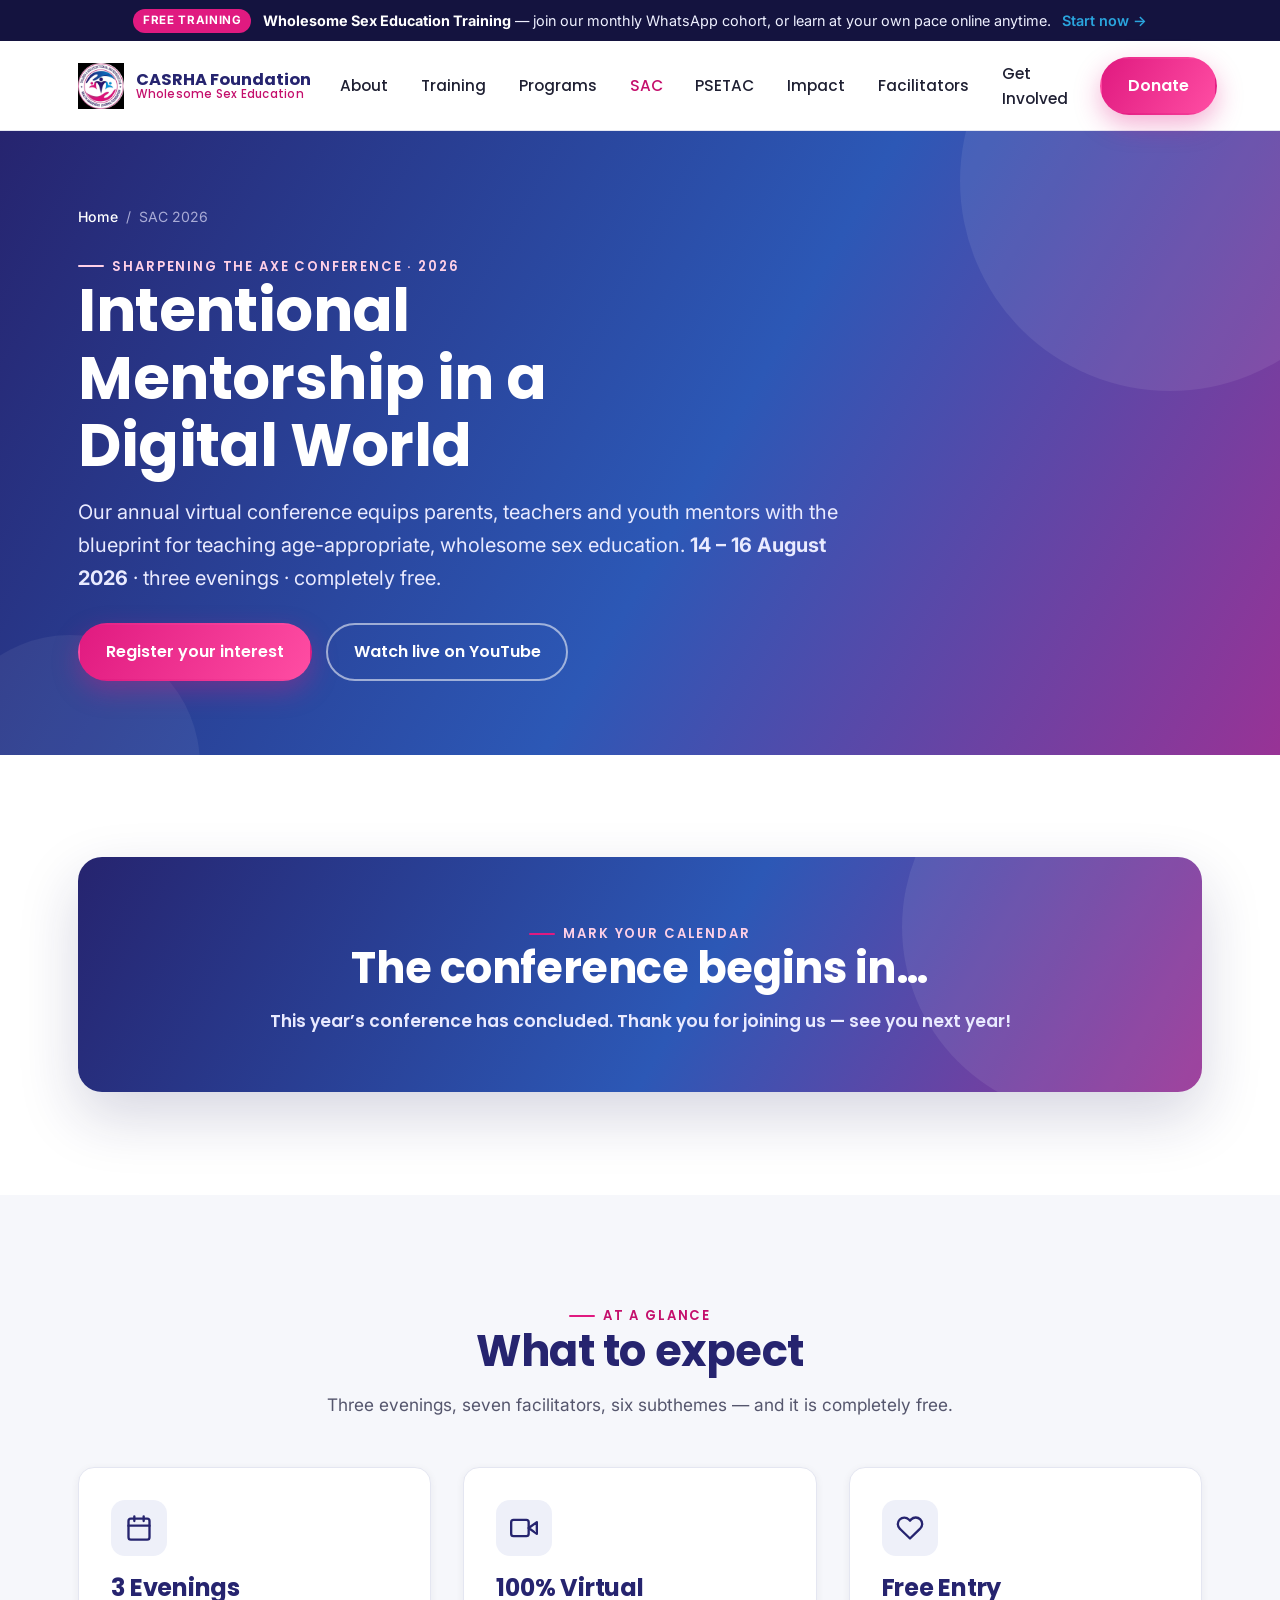
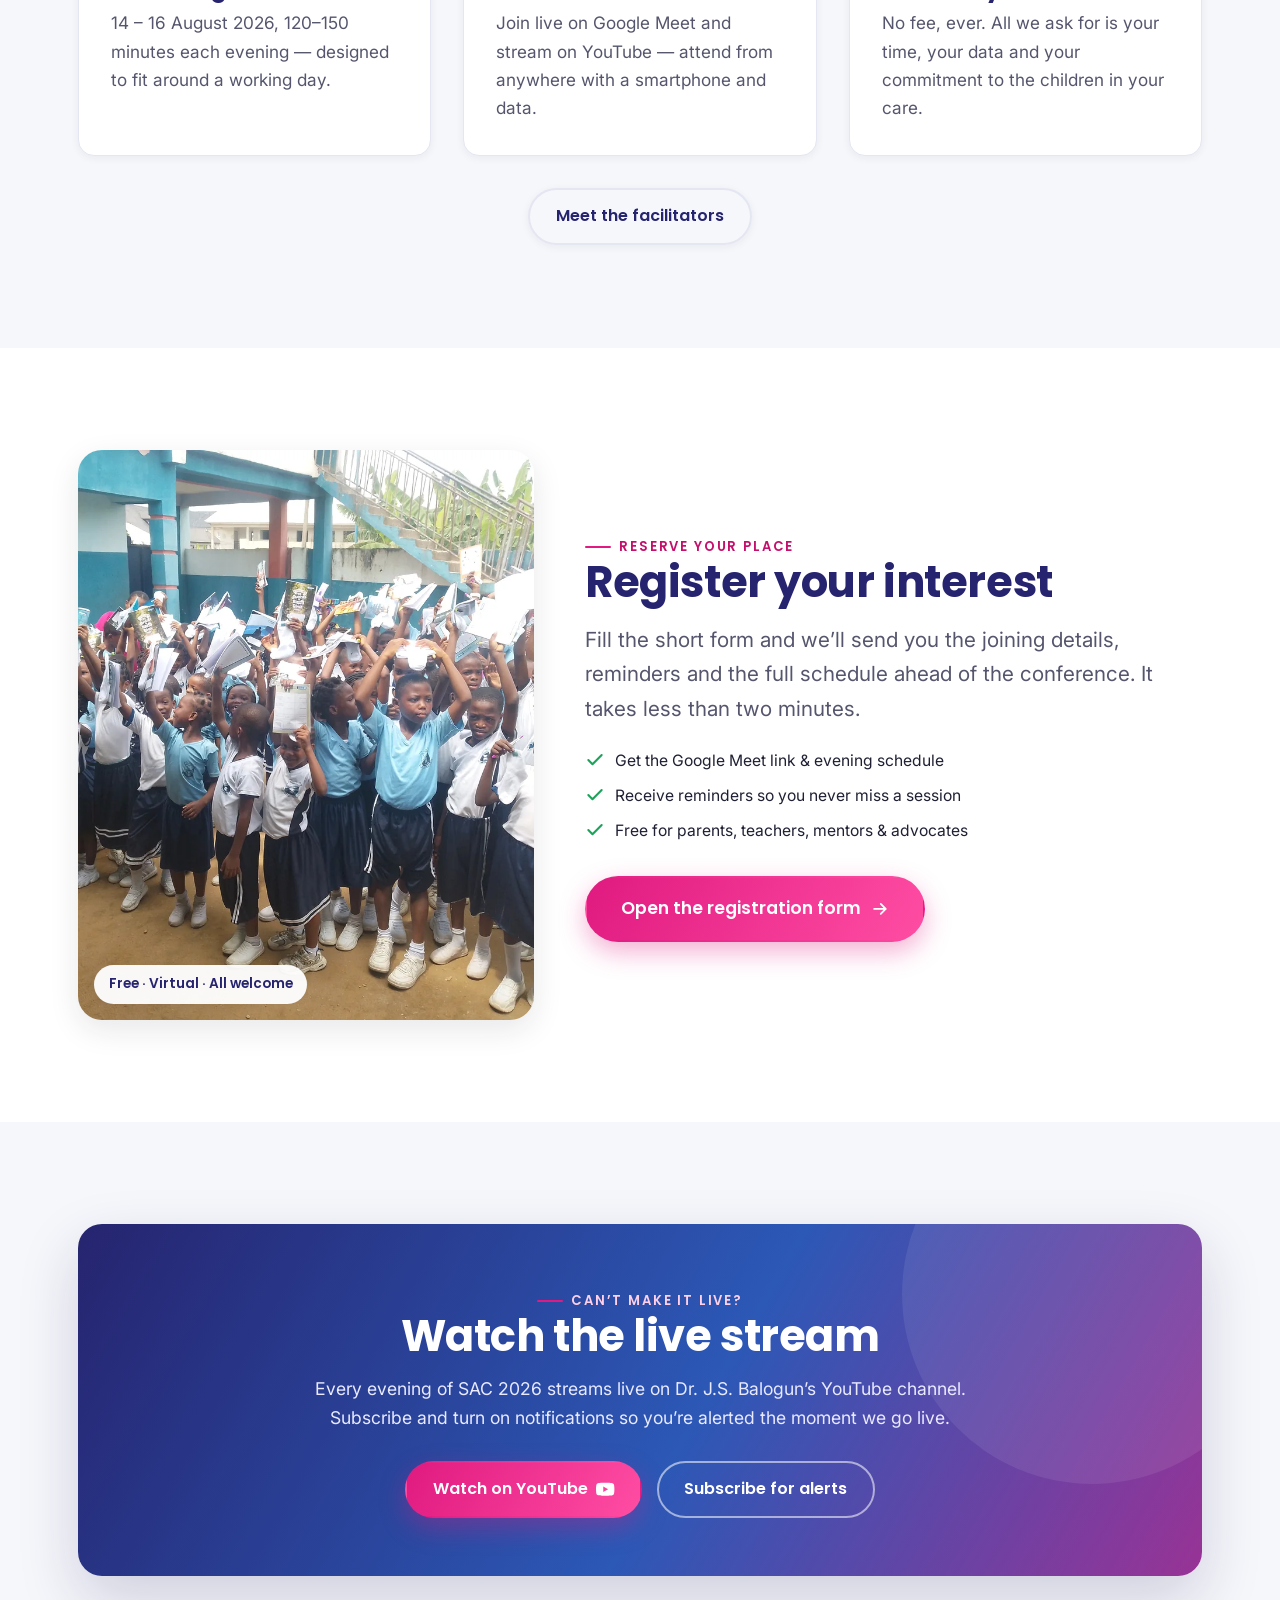
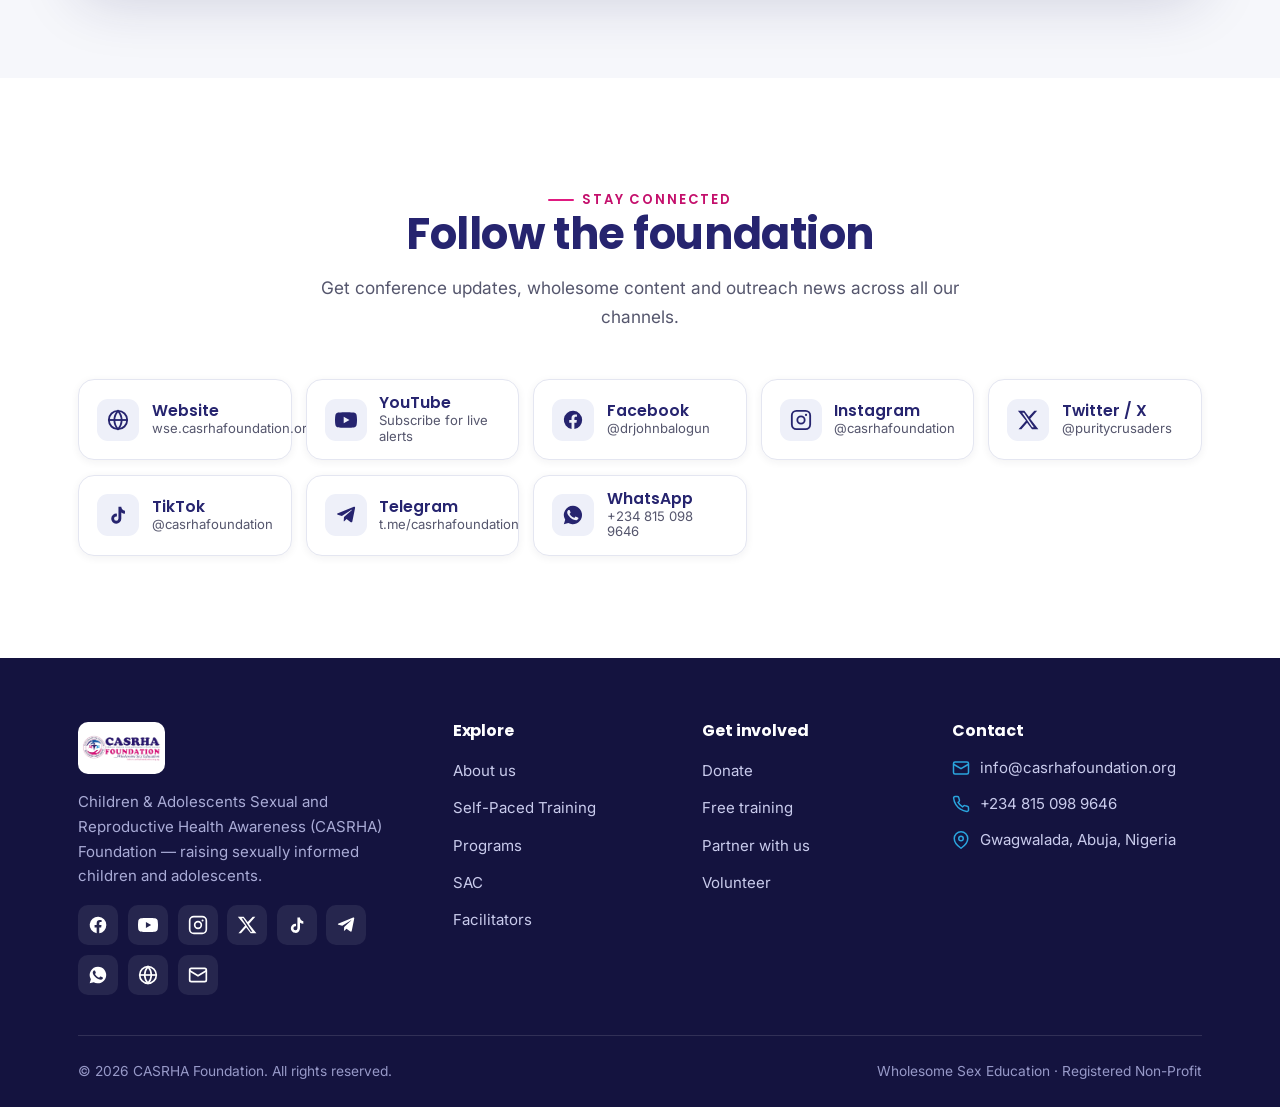
<file: sac.html>
<!DOCTYPE html>
<html lang="en">
<head>
  <meta charset="UTF-8" />
  <meta name="viewport" content="width=device-width, initial-scale=1.0" />
  <title>Sharpening the Axe Conference (SAC) 2026 — CASRHA Foundation</title>
  <meta name="description" content="Sharpening the Axe Conference (SAC) 2026 — “Intentional Mentorship in a Digital World.” A free virtual conference for parents, teachers and mentors, held 14–16 August 2026. Register your interest and watch live." />
  <meta name="theme-color" content="#26246F" />

  <!-- Open Graph -->
  <meta property="og:title" content="Sharpening the Axe Conference (SAC) 2026" />
  <meta property="og:description" content="“Intentional Mentorship in a Digital World.” A free virtual conference, 14–16 August 2026." />
  <meta property="og:type" content="website" />
  <meta property="og:image" content="assets/outreach/hero-main.jpg" />

  <link rel="icon" type="image/png" href="assets/logo/casrha-round.jpg" />

  <!-- Fonts: preconnect + display swap for speed -->
  <link rel="preconnect" href="https://fonts.googleapis.com" />
  <link rel="preconnect" href="https://fonts.gstatic.com" crossorigin />
  <link href="https://fonts.googleapis.com/css2?family=Poppins:wght@500;600;700;800&family=Inter:wght@400;500;600&display=swap" rel="stylesheet" />

  <link rel="stylesheet" href="css/styles.css" />
</head>
<body>
  <a class="skip-link" href="#main">Skip to main content</a>

  <!--
  ============================================================================
    ANNUAL UPDATE — change these FOUR things every July 1 for the new SAC year:
      1. THEME       → page <title>, og:title/description, .page-header <h1>,
                       the announcement bar, and .connect intro if it names the year.
      2. DATES       → the "14–16 August 2026" text everywhere it appears AND the
                       machine-readable data-countdown / data-countdown-end below
                       (use the +01:00 WAT offset so the count is correct worldwide).
      3. FORM LINK   → both "Register your interest" buttons (data-sac-form marker).
      4. YEAR labels → "SAC 2026" strings in the announcement bar, hero and headings.
    The YouTube live/stream and social links rarely change — update only if needed.
  ============================================================================
  -->

  <!-- ===================== ANNOUNCEMENT ===================== -->
  <div class="announce">
    <div class="container">
      <span class="announce__badge">Free Training</span>
      <span><strong>Wholesome Sex Education Training</strong> — join our monthly WhatsApp cohort, or learn at your own pace online anytime.</span>
      <a href="training/index.html">Start now →</a>
    </div>
  </div>

  <!-- ===================== HEADER ===================== -->
  <header class="header">
    <div class="container nav">
      <a class="brand" href="index.html" aria-label="CASRHA Foundation home">
        <img src="assets/logo/casrha-round.webp" onerror="this.onerror=null;this.src='assets/logo/casrha-round.jpg'" alt="CASRHA Foundation logo" width="46" height="46" />
        <span class="brand__text">CASRHA Foundation<span>Wholesome Sex Education</span></span>
      </a>

      <button class="nav__toggle" aria-label="Open menu" aria-expanded="false" aria-controls="navmenu">
        <span></span><span></span><span></span>
      </button>

      <div class="nav__menu" id="navmenu">
        <nav class="nav__links" aria-label="Primary">
          <a href="about.html">About</a>
          <a href="training/index.html">Training</a>
          <a href="index.html#programs">Programs</a>
          <a href="sac.html" class="is-active">SAC</a>
          <a href="psetac.html">PSETAC</a>
          <a href="index.html#impact">Impact</a>
          <a href="about.html#team">Facilitators</a>
          <a href="index.html#involved">Get Involved</a>
        </nav>
        <a href="index.html#donate" class="btn btn--cta">Donate</a>
      </div>
    </div>
  </header>
  <div class="nav__backdrop" aria-hidden="true"></div>

  <main id="main">

    <!-- ===================== PAGE HEADER ===================== -->
    <section class="page-header">
      <div class="container">
        <nav class="crumbs" aria-label="Breadcrumb">
          <a href="index.html">Home</a><span>/</span><span aria-current="page">SAC 2026</span>
        </nav>
        <span class="eyebrow">Sharpening the Axe Conference · 2026</span>
        <!-- THEME (update yearly) -->
        <h1>Intentional Mentorship in a Digital World</h1>
        <!-- DATES (update yearly) -->
        <p>
          Our annual virtual conference equips parents, teachers and youth mentors with the blueprint for teaching
          age-appropriate, wholesome sex education. <strong>14 – 16 August 2026</strong> · three evenings · completely free.
        </p>
        <div class="hero__actions" style="margin-top:1.8rem;">
          <a href="https://docs.google.com/forms/d/e/1FAIpQLSd5p-fAOXEG-VoC1Ja6X1ZtbyxSSZmpUeqUJfX_bA2AP4_jpg/viewform" class="btn btn--cta" data-sac-form target="_blank" rel="noopener">Register your interest</a>
          <a href="https://www.youtube.com/@drjsbalogun" class="btn btn--ghost" target="_blank" rel="noopener">Watch live on YouTube</a>
        </div>
      </div>
    </section>

    <!-- ===================== COUNTDOWN ===================== -->
    <section class="section" id="countdown">
      <div class="container">
        <div class="donate-band" style="text-align:center;">
          <div style="position:relative;">
            <span class="eyebrow eyebrow--center" style="color:#ffd0e7;">Mark your calendar</span>
            <h2>The conference begins in…</h2>
            <!-- DATES: keep data-countdown (start) & data-countdown-end (close) in sync with the yearly dates.
                 Offset +01:00 = West Africa Time, so the countdown is accurate for every visitor. -->
            <div data-countdown="2026-08-14T17:00:00+01:00" data-countdown-end="2026-08-16T21:00:00+01:00">
              <div class="countdown" aria-live="off">
                <div class="countdown__unit"><span class="countdown__num" data-cd="days">0</span><span class="countdown__label">Days</span></div>
                <div class="countdown__unit"><span class="countdown__num" data-cd="hours">00</span><span class="countdown__label">Hours</span></div>
                <div class="countdown__unit"><span class="countdown__num" data-cd="minutes">00</span><span class="countdown__label">Minutes</span></div>
                <div class="countdown__unit"><span class="countdown__num" data-cd="seconds">00</span><span class="countdown__label">Seconds</span></div>
              </div>
              <p class="countdown__status">Counting down to 14 August 2026, 5:00&nbsp;PM WAT.</p>
            </div>
          </div>
        </div>
      </div>
    </section>

    <!-- ===================== AT A GLANCE ===================== -->
    <section class="section section--soft" id="details">
      <div class="container">
        <div class="section-head section-head--center reveal">
          <span class="eyebrow eyebrow--center">At a glance</span>
          <h2>What to expect</h2>
          <p>Three evenings, seven facilitators, six subthemes — and it is completely free.</p>
        </div>
        <div class="grid grid--3">
          <article class="card reveal">
            <div class="card__icon"><svg viewBox="0 0 24 24" fill="none" stroke="currentColor" stroke-width="2" stroke-linecap="round" stroke-linejoin="round"><rect x="3" y="4" width="18" height="18" rx="2"/><path d="M16 2v4M8 2v4M3 10h18"/></svg></div>
            <h3>3 Evenings</h3>
            <p>14 – 16 August 2026, 120–150 minutes each evening — designed to fit around a working day.</p>
          </article>
          <article class="card reveal" data-delay="1">
            <div class="card__icon"><svg viewBox="0 0 24 24" fill="none" stroke="currentColor" stroke-width="2" stroke-linecap="round" stroke-linejoin="round"><path d="M23 7l-7 5 7 5V7z"/><rect x="1" y="5" width="15" height="14" rx="2"/></svg></div>
            <h3>100% Virtual</h3>
            <p>Join live on Google Meet and stream on YouTube — attend from anywhere with a smartphone and data.</p>
          </article>
          <article class="card reveal" data-delay="2">
            <div class="card__icon"><svg viewBox="0 0 24 24" fill="none" stroke="currentColor" stroke-width="2" stroke-linecap="round" stroke-linejoin="round"><path d="M20.8 4.6a5.5 5.5 0 0 0-7.8 0L12 5.7l-1-1a5.5 5.5 0 0 0-7.8 7.8l1 1L12 21l7.8-7.6 1-1a5.5 5.5 0 0 0 0-7.8z"/></svg></div>
            <h3>Free Entry</h3>
            <p>No fee, ever. All we ask for is your time, your data and your commitment to the children in your care.</p>
          </article>
        </div>

        <div class="text-center mt-2">
          <a href="about.html#team" class="btn btn--outline">Meet the facilitators</a>
        </div>
      </div>
    </section>

    <!-- ===================== REGISTER INTEREST ===================== -->
    <section class="section" id="register">
      <div class="container">
        <div class="spotlight">
          <div class="spotlight__media reveal">
            <picture>
              <source srcset="assets/outreach/gallery-04.webp" type="image/webp" />
              <img src="assets/outreach/gallery-04.jpg" alt="Students celebrating at a CASRHA Wholesome Sex Education session" loading="lazy" />
            </picture>
            <span class="spotlight__badge">Free · Virtual · All welcome</span>
          </div>
          <div class="reveal" data-delay="1">
            <span class="eyebrow">Reserve your place</span>
            <h2>Register your interest</h2>
            <p class="lead" style="margin-top:1rem;">
              Fill the short form and we’ll send you the joining details, reminders and the full schedule ahead of the
              conference. It takes less than two minutes.
            </p>
            <ul class="program__list" style="margin:1.4rem 0;">
              <li><svg viewBox="0 0 24 24" fill="none" stroke="currentColor" stroke-width="2.5" stroke-linecap="round" stroke-linejoin="round"><path d="M20 6 9 17l-5-5"/></svg> Get the Google Meet link &amp; evening schedule</li>
              <li><svg viewBox="0 0 24 24" fill="none" stroke="currentColor" stroke-width="2.5" stroke-linecap="round" stroke-linejoin="round"><path d="M20 6 9 17l-5-5"/></svg> Receive reminders so you never miss a session</li>
              <li><svg viewBox="0 0 24 24" fill="none" stroke="currentColor" stroke-width="2.5" stroke-linecap="round" stroke-linejoin="round"><path d="M20 6 9 17l-5-5"/></svg> Free for parents, teachers, mentors &amp; advocates</li>
            </ul>
            <div class="hero__actions">
              <a href="https://docs.google.com/forms/d/e/1FAIpQLSd5p-fAOXEG-VoC1Ja6X1ZtbyxSSZmpUeqUJfX_bA2AP4_jpg/viewform" class="btn btn--cta btn--lg" data-sac-form target="_blank" rel="noopener">Open the registration form
                <svg viewBox="0 0 24 24" fill="none" stroke="currentColor" stroke-width="2.2" stroke-linecap="round" stroke-linejoin="round"><path d="M5 12h14M13 6l6 6-6 6"/></svg>
              </a>
            </div>
          </div>
        </div>
      </div>
    </section>

    <!-- ===================== WATCH LIVE ===================== -->
    <section class="section section--soft" id="watch">
      <div class="container">
        <div class="donate-band" style="background:var(--grad-brand); text-align:center;">
          <div style="position:relative; max-width:680px; margin-inline:auto;">
            <span class="eyebrow eyebrow--center" style="color:#ffd0e7;">Can’t make it live?</span>
            <h2>Watch the live stream</h2>
            <p style="font-size:1.1rem;">
              Every evening of SAC 2026 streams live on Dr. J.S. Balogun’s YouTube channel. Subscribe and turn on
              notifications so you’re alerted the moment we go live.
            </p>
            <div class="hero__actions" style="justify-content:center; margin-top:1.8rem;">
              <a href="https://www.youtube.com/@drjsbalogun" class="btn btn--cta" target="_blank" rel="noopener">Watch on YouTube
                <svg viewBox="0 0 24 24" fill="currentColor"><path d="M23.5 6.2a3 3 0 0 0-2.1-2.1C19.5 3.5 12 3.5 12 3.5s-7.5 0-9.4.6A3 3 0 0 0 .5 6.2 31 31 0 0 0 0 12a31 31 0 0 0 .5 5.8 3 3 0 0 0 2.1 2.1c1.9.6 9.4.6 9.4.6s7.5 0 9.4-.6a3 3 0 0 0 2.1-2.1A31 31 0 0 0 24 12a31 31 0 0 0-.5-5.8zM9.5 15.6V8.4l6.3 3.6-6.3 3.6z"/></svg>
              </a>
              <a href="https://youtube.com/@jsbalogun?sub_confirmation=1" class="btn btn--ghost" target="_blank" rel="noopener">Subscribe for alerts</a>
            </div>
          </div>
        </div>
      </div>
    </section>

    <!-- ===================== CONNECT / SOCIALS ===================== -->
    <section class="section" id="connect">
      <div class="container">
        <div class="section-head section-head--center reveal">
          <span class="eyebrow eyebrow--center">Stay connected</span>
          <h2>Follow the foundation</h2>
          <p>Get conference updates, wholesome content and outreach news across all our channels.</p>
        </div>
        <div class="socials reveal">
          <a class="social-link" href="https://wse.casrhafoundation.org" target="_blank" rel="noopener">
            <span class="social-link__icon"><svg viewBox="0 0 24 24" fill="none" stroke="currentColor" stroke-width="2"><circle cx="12" cy="12" r="10"/><path d="M2 12h20"/><path d="M12 2a15.3 15.3 0 0 1 4 10 15.3 15.3 0 0 1-4 10 15.3 15.3 0 0 1-4-10 15.3 15.3 0 0 1 4-10z"/></svg></span>
            <span class="social-link__meta"><strong>Website</strong><span>wse.casrhafoundation.org</span></span>
          </a>
          <a class="social-link" href="https://youtube.com/@jsbalogun?sub_confirmation=1" target="_blank" rel="noopener">
            <span class="social-link__icon"><svg viewBox="0 0 24 24" fill="currentColor"><path d="M23.5 6.2a3 3 0 0 0-2.1-2.1C19.5 3.5 12 3.5 12 3.5s-7.5 0-9.4.6A3 3 0 0 0 .5 6.2 31 31 0 0 0 0 12a31 31 0 0 0 .5 5.8 3 3 0 0 0 2.1 2.1c1.9.6 9.4.6 9.4.6s7.5 0 9.4-.6a3 3 0 0 0 2.1-2.1A31 31 0 0 0 24 12a31 31 0 0 0-.5-5.8zM9.5 15.6V8.4l6.3 3.6-6.3 3.6z"/></svg></span>
            <span class="social-link__meta"><strong>YouTube</strong><span>Subscribe for live alerts</span></span>
          </a>
          <a class="social-link" href="https://web.facebook.com/drjohnbalogun" target="_blank" rel="noopener">
            <span class="social-link__icon"><svg viewBox="0 0 24 24" fill="currentColor"><path d="M22 12a10 10 0 1 0-11.6 9.9v-7H7.9V12h2.5V9.8c0-2.5 1.5-3.9 3.7-3.9 1.1 0 2.2.2 2.2.2v2.4h-1.2c-1.2 0-1.6.8-1.6 1.5V12h2.7l-.4 2.9h-2.3v7A10 10 0 0 0 22 12z"/></svg></span>
            <span class="social-link__meta"><strong>Facebook</strong><span>@drjohnbalogun</span></span>
          </a>
          <a class="social-link" href="https://instagram.com/casrhafoundation" target="_blank" rel="noopener">
            <span class="social-link__icon"><svg viewBox="0 0 24 24" fill="none" stroke="currentColor" stroke-width="2"><rect x="2" y="2" width="20" height="20" rx="5"/><circle cx="12" cy="12" r="4"/><circle cx="17.5" cy="6.5" r="1.2" fill="currentColor" stroke="none"/></svg></span>
            <span class="social-link__meta"><strong>Instagram</strong><span>@casrhafoundation</span></span>
          </a>
          <a class="social-link" href="https://x.com/puritycrusaders" target="_blank" rel="noopener">
            <span class="social-link__icon"><svg viewBox="0 0 24 24" fill="currentColor"><path d="M18.9 2H22l-7.6 8.7L23.3 22h-6.9l-5.4-7-6.2 7H1.7l8.1-9.3L1 2h7l4.9 6.5L18.9 2zm-2.4 18h1.9L7.6 4H5.6l10.9 16z"/></svg></span>
            <span class="social-link__meta"><strong>Twitter / X</strong><span>@puritycrusaders</span></span>
          </a>
          <a class="social-link" href="https://tiktok.com/@casrhafoundation" target="_blank" rel="noopener">
            <span class="social-link__icon"><svg viewBox="0 0 24 24" fill="currentColor"><path d="M16.6 5.8a4.3 4.3 0 0 1-1-2.8h-3.1v12.9a2.4 2.4 0 1 1-2.4-2.4c.2 0 .5 0 .7.1v-3.1a5.5 5.5 0 1 0 4.8 5.5V9.2a7.2 7.2 0 0 0 4 1.3V7.4a4.3 4.3 0 0 1-3-1.6z"/></svg></span>
            <span class="social-link__meta"><strong>TikTok</strong><span>@casrhafoundation</span></span>
          </a>
          <a class="social-link" href="https://t.me/casrhafoundation" target="_blank" rel="noopener">
            <span class="social-link__icon"><svg viewBox="0 0 24 24" fill="currentColor"><path d="M21.9 4.3 18.9 19c-.2 1-.8 1.2-1.7.8l-4.6-3.4-2.2 2.1c-.2.2-.4.4-.9.4l.3-4.6 8.4-7.6c.4-.3-.1-.5-.6-.2L7.5 13 3 11.6c-1-.3-1-1 .2-1.4L20.6 3c.8-.3 1.5.2 1.3 1.3z"/></svg></span>
            <span class="social-link__meta"><strong>Telegram</strong><span>t.me/casrhafoundation</span></span>
          </a>
          <a class="social-link" href="https://wa.me/2348150989646" target="_blank" rel="noopener">
            <span class="social-link__icon"><svg viewBox="0 0 24 24" fill="currentColor"><path d="M12 2a10 10 0 0 0-8.5 15.2L2 22l4.9-1.3A10 10 0 1 0 12 2zm5.8 14.2c-.2.7-1.4 1.3-2 1.4-.5.1-1.2.1-1.9-.1-.4-.1-1-.3-1.8-.6-3-1.3-5-4.4-5.2-4.6-.1-.2-1.2-1.6-1.2-3s.7-2.1 1-2.4c.2-.3.5-.4.7-.4h.5c.2 0 .4 0 .6.5l.8 2c.1.2.1.4 0 .5l-.4.6-.3.3c-.2.2-.3.4-.1.7.2.3.9 1.4 1.9 2.3 1.3 1.1 2.3 1.5 2.6 1.6.3.1.5.1.7-.1l.9-1c.2-.3.4-.2.7-.1l2 .9c.3.2.5.3.5.4.1.2.1.7-.1 1.2z"/></svg></span>
            <span class="social-link__meta"><strong>WhatsApp</strong><span>+234 815 098 9646</span></span>
          </a>
        </div>
      </div>
    </section>

  </main>

  <!-- ===================== FOOTER ===================== -->
  <footer class="footer">
    <div class="container">
      <div class="footer__grid">
        <div class="footer__brand">
          <img src="assets/logo/casrha-full-logo.png" alt="CASRHA Foundation" />
          <p>Children &amp; Adolescents Sexual and Reproductive Health Awareness (CASRHA) Foundation — raising sexually informed children and adolescents.</p>
          <div class="footer__social">
            <a href="https://web.facebook.com/drjohnbalogun" aria-label="Facebook" target="_blank" rel="noopener"><svg viewBox="0 0 24 24" fill="currentColor"><path d="M22 12a10 10 0 1 0-11.6 9.9v-7H7.9V12h2.5V9.8c0-2.5 1.5-3.9 3.7-3.9 1.1 0 2.2.2 2.2.2v2.4h-1.2c-1.2 0-1.6.8-1.6 1.5V12h2.7l-.4 2.9h-2.3v7A10 10 0 0 0 22 12z"/></svg></a>
            <a href="https://youtube.com/@jsbalogun?sub_confirmation=1" aria-label="YouTube" target="_blank" rel="noopener"><svg viewBox="0 0 24 24" fill="currentColor"><path d="M23.5 6.2a3 3 0 0 0-2.1-2.1C19.5 3.5 12 3.5 12 3.5s-7.5 0-9.4.6A3 3 0 0 0 .5 6.2 31 31 0 0 0 0 12a31 31 0 0 0 .5 5.8 3 3 0 0 0 2.1 2.1c1.9.6 9.4.6 9.4.6s7.5 0 9.4-.6a3 3 0 0 0 2.1-2.1A31 31 0 0 0 24 12a31 31 0 0 0-.5-5.8zM9.5 15.6V8.4l6.3 3.6-6.3 3.6z"/></svg></a>
            <a href="https://instagram.com/casrhafoundation" aria-label="Instagram" target="_blank" rel="noopener"><svg viewBox="0 0 24 24" fill="none" stroke="currentColor" stroke-width="2"><rect x="2" y="2" width="20" height="20" rx="5"/><circle cx="12" cy="12" r="4"/><circle cx="17.5" cy="6.5" r="1.2" fill="currentColor" stroke="none"/></svg></a>
            <a href="https://x.com/puritycrusaders" aria-label="Twitter / X" target="_blank" rel="noopener"><svg viewBox="0 0 24 24" fill="currentColor"><path d="M18.9 2H22l-7.6 8.7L23.3 22h-6.9l-5.4-7-6.2 7H1.7l8.1-9.3L1 2h7l4.9 6.5L18.9 2zm-2.4 18h1.9L7.6 4H5.6l10.9 16z"/></svg></a>
            <a href="https://tiktok.com/@casrhafoundation" aria-label="TikTok" target="_blank" rel="noopener"><svg viewBox="0 0 24 24" fill="currentColor"><path d="M16.6 5.8a4.3 4.3 0 0 1-1-2.8h-3.1v12.9a2.4 2.4 0 1 1-2.4-2.4c.2 0 .5 0 .7.1v-3.1a5.5 5.5 0 1 0 4.8 5.5V9.2a7.2 7.2 0 0 0 4 1.3V7.4a4.3 4.3 0 0 1-3-1.6z"/></svg></a>
            <a href="https://t.me/casrhafoundation" aria-label="Telegram" target="_blank" rel="noopener"><svg viewBox="0 0 24 24" fill="currentColor"><path d="M21.9 4.3 18.9 19c-.2 1-.8 1.2-1.7.8l-4.6-3.4-2.2 2.1c-.2.2-.4.4-.9.4l.3-4.6 8.4-7.6c.4-.3-.1-.5-.6-.2L7.5 13 3 11.6c-1-.3-1-1 .2-1.4L20.6 3c.8-.3 1.5.2 1.3 1.3z"/></svg></a>
            <a href="https://wa.me/2348150989646" aria-label="WhatsApp" target="_blank" rel="noopener"><svg viewBox="0 0 24 24" fill="currentColor"><path d="M12 2a10 10 0 0 0-8.5 15.2L2 22l4.9-1.3A10 10 0 1 0 12 2zm5.8 14.2c-.2.7-1.4 1.3-2 1.4-.5.1-1.2.1-1.9-.1-.4-.1-1-.3-1.8-.6-3-1.3-5-4.4-5.2-4.6-.1-.2-1.2-1.6-1.2-3s.7-2.1 1-2.4c.2-.3.5-.4.7-.4h.5c.2 0 .4 0 .6.5l.8 2c.1.2.1.4 0 .5l-.4.6-.3.3c-.2.2-.3.4-.1.7.2.3.9 1.4 1.9 2.3 1.3 1.1 2.3 1.5 2.6 1.6.3.1.5.1.7-.1l.9-1c.2-.3.4-.2.7-.1l2 .9c.3.2.5.3.5.4.1.2.1.7-.1 1.2z"/></svg></a>
            <a href="https://wse.casrhafoundation.org" aria-label="Website" target="_blank" rel="noopener"><svg viewBox="0 0 24 24" fill="none" stroke="currentColor" stroke-width="2"><circle cx="12" cy="12" r="10"/><path d="M2 12h20"/><path d="M12 2a15.3 15.3 0 0 1 4 10 15.3 15.3 0 0 1-4 10 15.3 15.3 0 0 1-4-10 15.3 15.3 0 0 1 4-10z"/></svg></a>
            <a href="mailto:info@casrhafoundation.org" aria-label="Email"><svg viewBox="0 0 24 24" fill="none" stroke="currentColor" stroke-width="2"><rect x="2" y="4" width="20" height="16" rx="2"/><path d="m22 7-10 6L2 7"/></svg></a>
          </div>
        </div>
        <div>
          <h4>Explore</h4>
          <ul class="footer__links">
            <li><a href="about.html">About us</a></li>
            <li><a href="training/index.html">Self-Paced Training</a></li>
            <li><a href="index.html#programs">Programs</a></li>
            <li><a href="sac.html">SAC</a></li>
            <li><a href="about.html#team">Facilitators</a></li>
          </ul>
        </div>
        <div>
          <h4>Get involved</h4>
          <ul class="footer__links">
            <li><a href="index.html#donate">Donate</a></li>
            <li><a href="training/index.html">Free training</a></li>
            <li><a href="mailto:info@casrhafoundation.org">Partner with us</a></li>
            <li><a href="index.html#involved">Volunteer</a></li>
          </ul>
        </div>
        <div>
          <h4>Contact</h4>
          <ul class="footer__contact">
            <li><svg viewBox="0 0 24 24" fill="none" stroke="currentColor" stroke-width="2"><rect x="2" y="4" width="20" height="16" rx="2"/><path d="m22 7-10 6L2 7"/></svg> info@casrhafoundation.org</li>
            <li><svg viewBox="0 0 24 24" fill="none" stroke="currentColor" stroke-width="2"><path d="M22 16.9v3a2 2 0 0 1-2.2 2 19.8 19.8 0 0 1-8.6-3 19.5 19.5 0 0 1-6-6 19.8 19.8 0 0 1-3-8.6A2 2 0 0 1 4.1 2h3a2 2 0 0 1 2 1.7c.1 1 .4 1.9.7 2.8a2 2 0 0 1-.4 2.1L8.1 9.9a16 16 0 0 0 6 6l1.3-1.3a2 2 0 0 1 2.1-.4c.9.3 1.8.6 2.8.7a2 2 0 0 1 1.7 2z"/></svg> +234 815 098 9646</li>
            <li><svg viewBox="0 0 24 24" fill="none" stroke="currentColor" stroke-width="2"><path d="M21 10c0 7-9 13-9 13s-9-6-9-13a9 9 0 0 1 18 0z"/><circle cx="12" cy="10" r="3"/></svg> Gwagwalada, Abuja, Nigeria</li>
          </ul>
        </div>
      </div>
      <div class="footer__bottom">
        <span>© <span id="year">2026</span> CASRHA Foundation. All rights reserved.</span>
        <span>Wholesome Sex Education · Registered Non-Profit</span>
      </div>
    </div>
  </footer>

  <script src="js/main.js" defer></script>
</body>
</html>
</file>
<file: css/styles.css>
/* =====================================================================
   CASRHA FOUNDATION — Design System
   styles.css  ·  Modern, warm, accessible (WCAG AA)
   Palette derived from the CASRHA logo (60-30-10):
     60% neutral canvas · 30% deep indigo structure · 10% magenta CTA accent
   ===================================================================== */

/* ---------------------------------------------------------------
   0. DESIGN TOKENS
   --------------------------------------------------------------- */
:root {
  /* Brand colours (from logo) */
  --indigo:        #26246F;   /* CASRHA wordmark, central figure */
  --indigo-700:    #1c1a57;
  --indigo-900:    #14133f;
  --magenta:       #E01A80;   /* FOUNDATION, caring hand — CTA accent */
  --magenta-600:   #c40f6c;
  --blue:          #2C58B6;   /* child figure */
  --cyan:          #2AA5DE;   /* child figure, swoosh */

  /* 60% — neutral canvas */
  --bg:            #ffffff;
  --bg-soft:       #f6f7fb;   /* soft indigo-tinted grey */
  --bg-tint:       #eef0f9;
  --ink:           #1f2033;   /* primary text — AA on white */
  --ink-soft:      #55566d;   /* secondary text */
  --line:          #e4e6f1;   /* hairline borders */

  /* Semantic */
  --gold:          #f4b53f;   /* warm highlight for stars/awards */
  --success:       #1ca35a;

  /* Gradients */
  --grad-brand:    linear-gradient(120deg, var(--indigo) 0%, var(--blue) 55%, var(--magenta) 130%);
  --grad-hero:     linear-gradient(115deg, rgba(20,19,63,0.92) 0%, rgba(28,26,87,0.82) 42%, rgba(224,26,128,0.55) 120%);
  --grad-cta:      linear-gradient(120deg, var(--magenta) 0%, #ff4da3 100%);
  --grad-soft:     linear-gradient(180deg, #ffffff 0%, var(--bg-soft) 100%);

  /* Typography */
  --font-head: "Poppins", system-ui, -apple-system, "Segoe UI", Roboto, sans-serif;
  --font-body: "Inter", system-ui, -apple-system, "Segoe UI", Roboto, sans-serif;

  /* Radii & shadows */
  --r-sm: 10px;
  --r-md: 16px;
  --r-lg: 24px;
  --r-pill: 999px;
  --shadow-sm: 0 2px 8px rgba(31, 32, 51, 0.06);
  --shadow-md: 0 10px 30px rgba(31, 32, 51, 0.10);
  --shadow-lg: 0 24px 60px rgba(28, 26, 87, 0.18);
  --shadow-cta: 0 10px 26px rgba(224, 26, 128, 0.34);

  /* Layout */
  --maxw: 1200px;
  --gut: clamp(1.1rem, 4vw, 2.4rem);
  --section-y: clamp(3.5rem, 8vw, 6.5rem);

  --ease: cubic-bezier(0.22, 1, 0.36, 1);
}

/* ---------------------------------------------------------------
   1. RESET & BASE
   --------------------------------------------------------------- */
*, *::before, *::after { box-sizing: border-box; }
* { margin: 0; }

html { scroll-behavior: smooth; -webkit-text-size-adjust: 100%; }
@media (prefers-reduced-motion: reduce) {
  html { scroll-behavior: auto; }
  *, *::before, *::after { animation-duration: 0.001ms !important; transition-duration: 0.001ms !important; }
}

body {
  font-family: var(--font-body);
  color: var(--ink);
  background: var(--bg);
  line-height: 1.65;
  font-size: clamp(1rem, 0.96rem + 0.2vw, 1.075rem);
  -webkit-font-smoothing: antialiased;
  text-rendering: optimizeLegibility;
  overflow-x: hidden;
}

img, picture, svg, video { display: block; max-width: 100%; height: auto; }
a { color: var(--magenta-600); text-decoration: none; }
a:hover { text-decoration: underline; }
ul { list-style: none; padding: 0; }

h1, h2, h3, h4 { font-family: var(--font-head); line-height: 1.14; color: var(--indigo); font-weight: 700; letter-spacing: -0.01em; }
h1 { font-size: clamp(2.1rem, 1.4rem + 3.2vw, 3.7rem); }
h2 { font-size: clamp(1.7rem, 1.2rem + 2.2vw, 2.7rem); }
h3 { font-size: clamp(1.2rem, 1.05rem + 0.8vw, 1.5rem); }

/* Accessible focus — visible on every interactive element */
:focus-visible {
  outline: 3px solid var(--cyan);
  outline-offset: 3px;
  border-radius: 4px;
}
.skip-link {
  position: absolute; left: -999px; top: 0; z-index: 200;
  background: var(--indigo); color: #fff; padding: 0.8rem 1.2rem;
  border-radius: 0 0 var(--r-sm) 0; font-weight: 600;
}
.skip-link:focus { left: 0; }

/* ---------------------------------------------------------------
   2. LAYOUT HELPERS
   --------------------------------------------------------------- */
.container { width: 100%; max-width: var(--maxw); margin-inline: auto; padding-inline: var(--gut); }
.section { padding-block: var(--section-y); }
.section--soft { background: var(--bg-soft); }
.section--tint { background: var(--grad-soft); }

.eyebrow {
  display: inline-flex; align-items: center; gap: 0.5rem;
  font-family: var(--font-head); font-weight: 600; font-size: 0.82rem;
  letter-spacing: 0.14em; text-transform: uppercase;
  color: var(--magenta-600);
}
.eyebrow::before { content: ""; width: 26px; height: 2px; background: var(--magenta); border-radius: 2px; }
.eyebrow--center { justify-content: center; }

.section-head { max-width: 720px; margin-bottom: clamp(2rem, 5vw, 3rem); }
.section-head--center { margin-inline: auto; text-align: center; }
.section-head p { color: var(--ink-soft); margin-top: 0.9rem; font-size: 1.08rem; }

.lead { font-size: clamp(1.05rem, 1rem + 0.5vw, 1.3rem); color: var(--ink-soft); }

/* ---------------------------------------------------------------
   3. BUTTONS
   --------------------------------------------------------------- */
.btn {
  --_bg: var(--indigo); --_fg: #fff;
  display: inline-flex; align-items: center; justify-content: center; gap: 0.55rem;
  font-family: var(--font-head); font-weight: 600; font-size: 1rem;
  padding: 0.85rem 1.6rem; border-radius: var(--r-pill);
  background: var(--_bg); color: var(--_fg); border: 2px solid transparent;
  cursor: pointer; transition: transform 0.18s var(--ease), box-shadow 0.2s var(--ease), background 0.2s;
  text-decoration: none; white-space: nowrap;
}
.btn:hover { text-decoration: none; transform: translateY(-2px); }
.btn:active { transform: translateY(0); }
.btn svg { width: 1.15em; height: 1.15em; }

.btn--cta { --_bg: transparent; background: var(--grad-cta); color: #fff; box-shadow: var(--shadow-cta); }
.btn--cta:hover { box-shadow: 0 16px 34px rgba(224,26,128,0.44); }

.btn--primary { --_bg: var(--indigo); box-shadow: var(--shadow-sm); }
.btn--primary:hover { background: var(--indigo-700); }

.btn--ghost { --_bg: transparent; --_fg: #fff; border-color: rgba(255,255,255,0.55); }
.btn--ghost:hover { background: rgba(255,255,255,0.12); border-color: #fff; }

.btn--outline { --_bg: transparent; --_fg: var(--indigo); border-color: var(--line); box-shadow: var(--shadow-sm); }
.btn--outline:hover { border-color: var(--indigo); background: var(--bg-soft); }

.btn--lg { padding: 1.05rem 2.1rem; font-size: 1.08rem; }
.btn--block { width: 100%; }

/* ---------------------------------------------------------------
   4. ANNOUNCEMENT BAR
   --------------------------------------------------------------- */
.announce {
  background: var(--indigo-900); color: #eef0ff;
  font-size: 0.9rem; text-align: center;
}
.announce .container { display: flex; align-items: center; justify-content: center; gap: 0.7rem; padding-block: 0.55rem; flex-wrap: wrap; }
.announce strong { color: #fff; }
.announce .announce__badge {
  background: var(--magenta); color: #fff; font-weight: 700;
  font-size: 0.72rem; letter-spacing: 0.06em; text-transform: uppercase;
  padding: 0.15rem 0.6rem; border-radius: var(--r-pill);
}
.announce a { color: var(--cyan); font-weight: 600; }

/* ---------------------------------------------------------------
   5. HEADER / NAV
   --------------------------------------------------------------- */
.header {
  position: sticky; top: 0; z-index: 100;
  background: rgba(255,255,255,0.86);
  backdrop-filter: saturate(1.4) blur(12px);
  border-bottom: 1px solid var(--line);
  transition: box-shadow 0.25s;
}
.header.is-scrolled { box-shadow: var(--shadow-sm); }
.nav { display: flex; align-items: center; justify-content: space-between; gap: 1rem; padding-block: 0.7rem; }
.brand { display: flex; align-items: center; gap: 0.7rem; flex-shrink: 0; }
.brand img { height: 46px; width: auto; }
.brand__text { font-family: var(--font-head); font-weight: 700; color: var(--indigo); line-height: 1.05; font-size: 1.02rem; }
.brand__text span { display: block; font-weight: 500; font-size: 0.72rem; color: var(--magenta-600); letter-spacing: 0.02em; }

.nav__links { display: flex; align-items: center; gap: 0.35rem; }
.nav__links a {
  font-family: var(--font-head); font-weight: 500; font-size: 0.96rem;
  color: var(--ink); padding: 0.5rem 0.85rem; border-radius: var(--r-sm);
  transition: color 0.15s, background 0.15s;
}
.nav__links a:hover { color: var(--indigo); background: var(--bg-soft); text-decoration: none; }
.nav__links a.is-active { color: var(--magenta-600); }

.nav__actions { display: flex; align-items: center; gap: 0.6rem; }
.nav__toggle {
  display: none; width: 46px; height: 46px; border: 1px solid var(--line);
  background: #fff; border-radius: var(--r-sm); cursor: pointer;
  align-items: center; justify-content: center; flex-direction: column; gap: 5px;
}
.nav__toggle span { display: block; width: 22px; height: 2px; background: var(--indigo); border-radius: 2px; transition: transform 0.25s var(--ease), opacity 0.2s; }
.nav__toggle[aria-expanded="true"] span:nth-child(1) { transform: translateY(7px) rotate(45deg); }
.nav__toggle[aria-expanded="true"] span:nth-child(2) { opacity: 0; }
.nav__toggle[aria-expanded="true"] span:nth-child(3) { transform: translateY(-7px) rotate(-45deg); }

@media (max-width: 940px) {
  /* Solid header on mobile: backdrop-filter would make the fixed menu
     panel position itself relative to the header (clipping it to the
     header's height on Safari/iOS), leaving menu text floating over the
     page content. A solid background avoids that entirely. */
  .header {
    background: #fff;
    backdrop-filter: none;
    -webkit-backdrop-filter: none;
  }
  .nav__toggle { display: flex; }
  .nav__menu {
    position: fixed; inset: 0 0 0 auto; width: min(84vw, 340px);
    height: 100dvh;
    background: #fff; box-shadow: var(--shadow-lg);
    flex-direction: column; align-items: stretch; justify-content: flex-start;
    padding: 5.5rem 1.4rem 2rem; gap: 0.2rem;
    transform: translateX(100%); transition: transform 0.32s var(--ease);
    display: flex;
    overflow-y: auto;
    z-index: 101;
  }
  .nav__menu.is-open { transform: translateX(0); }
  .nav__links { flex-direction: column; align-items: stretch; gap: 0.1rem; }
  .nav__links a { padding: 0.85rem 1rem; font-size: 1.05rem; border-radius: var(--r-sm); color: var(--indigo); }
  .nav__links a.is-active { color: var(--magenta-600); background: var(--bg-soft); }
  .nav__menu .btn { margin-top: 1rem; }
  .nav__backdrop { position: fixed; inset: 0; background: rgba(20,19,63,0.4); opacity: 0; visibility: hidden; transition: opacity 0.3s; z-index: 90; }
  .nav__backdrop.is-open { opacity: 1; visibility: visible; }
}
@media (min-width: 941px) {
  .nav__menu { display: flex; align-items: center; gap: 1.2rem; }
  .nav__backdrop { display: none; }
}

/* ---------------------------------------------------------------
   6. HERO
   --------------------------------------------------------------- */
.hero { position: relative; color: #fff; isolation: isolate; overflow: hidden; }
.hero__media { position: absolute; inset: 0; z-index: -2; }
.hero__media img { width: 100%; height: 100%; object-fit: cover; object-position: center 30%; }
.hero::after { content: ""; position: absolute; inset: 0; z-index: -1; background: var(--grad-hero); }
.hero__inner { padding-block: clamp(3.5rem, 9vw, 7rem); max-width: 760px; }
.hero h1 { color: #fff; }
.hero h1 .accent { background: linear-gradient(120deg,#ffd0e7,#fff); -webkit-background-clip: text; background-clip: text; color: transparent; }
.hero__sub { font-size: clamp(1.08rem, 1rem + 0.6vw, 1.35rem); color: #eef0ff; margin-top: 1.2rem; max-width: 620px; }
.hero__actions { display: flex; flex-wrap: wrap; gap: 0.9rem; margin-top: 2rem; }
.hero__trust { display: flex; flex-wrap: wrap; gap: 1.5rem 2.2rem; margin-top: 2.6rem; padding-top: 1.8rem; border-top: 1px solid rgba(255,255,255,0.2); }
.hero__trust-item strong { display: block; font-family: var(--font-head); font-size: 1.9rem; font-weight: 700; color: #fff; }
.hero__trust-item span { font-size: 0.88rem; color: #cfd2f0; }

/* ---------------------------------------------------------------
   7. IMPACT COUNTERS
   --------------------------------------------------------------- */
.stats { display: grid; grid-template-columns: repeat(4, 1fr); gap: clamp(1rem, 3vw, 1.8rem); }
.stat {
  text-align: center; padding: clamp(1.4rem, 3vw, 2.2rem) 1rem;
  background: #fff; border: 1px solid var(--line); border-radius: var(--r-md);
  box-shadow: var(--shadow-sm); position: relative; overflow: hidden;
}
.stat::before { content: ""; position: absolute; top: 0; left: 0; right: 0; height: 4px; background: var(--grad-brand); }
.stat__num { font-family: var(--font-head); font-weight: 800; color: var(--indigo); font-size: clamp(2rem, 1.4rem + 2.4vw, 3rem); line-height: 1; }
.stat__num .suffix { color: var(--magenta); }
.stat__label { margin-top: 0.5rem; color: var(--ink-soft); font-size: 0.95rem; font-weight: 500; }
@media (max-width: 720px) { .stats { grid-template-columns: repeat(2, 1fr); } }

/* ---------------------------------------------------------------
   8. CARDS / GRID PRIMITIVES
   --------------------------------------------------------------- */
.grid { display: grid; gap: clamp(1.2rem, 3vw, 2rem); }
.grid--2 { grid-template-columns: repeat(2, 1fr); }
.grid--3 { grid-template-columns: repeat(3, 1fr); }
.grid--4 { grid-template-columns: repeat(4, 1fr); }
@media (max-width: 900px) { .grid--3, .grid--4 { grid-template-columns: repeat(2, 1fr); } }
@media (max-width: 620px) { .grid--2, .grid--3, .grid--4 { grid-template-columns: 1fr; } }

.card {
  background: #fff; border: 1px solid var(--line); border-radius: var(--r-md);
  padding: clamp(1.4rem, 3vw, 2rem); box-shadow: var(--shadow-sm);
  transition: transform 0.22s var(--ease), box-shadow 0.22s var(--ease), border-color 0.2s;
}
.card:hover { transform: translateY(-4px); box-shadow: var(--shadow-md); border-color: transparent; }
.card__icon {
  width: 56px; height: 56px; border-radius: 14px; display: grid; place-items: center;
  background: var(--bg-tint); color: var(--indigo); margin-bottom: 1.1rem;
}
.card__icon svg { width: 28px; height: 28px; }
.card h3 { margin-bottom: 0.5rem; }
.card p { color: var(--ink-soft); }

/* Program cards (feature) */
.program {
  display: grid; grid-template-columns: 1.05fr 1fr; align-items: center;
  gap: clamp(1.5rem, 4vw, 3.5rem); background: #fff; border: 1px solid var(--line);
  border-radius: var(--r-lg); overflow: hidden; box-shadow: var(--shadow-sm);
}
.program:nth-child(even) { grid-template-columns: 1fr 1.05fr; }
.program:nth-child(even) .program__media { order: 2; }
.program__media { position: relative; align-self: stretch; min-height: 280px; }
.program__media img { position: absolute; inset: 0; width: 100%; height: 100%; object-fit: cover; }
.program__body { padding: clamp(1.6rem, 4vw, 3rem); }
.program__tag { display: inline-block; font-family: var(--font-head); font-weight: 600; font-size: 0.78rem; letter-spacing: 0.08em; text-transform: uppercase; color: var(--magenta-600); background: #fce6f1; padding: 0.3rem 0.75rem; border-radius: var(--r-pill); margin-bottom: 1rem; }
.program__body p { color: var(--ink-soft); margin-top: 0.7rem; }
.program__list { margin: 1.2rem 0 1.6rem; display: grid; gap: 0.55rem; }
.program__list li { display: flex; gap: 0.6rem; align-items: flex-start; color: var(--ink); font-size: 0.98rem; }
.program__list svg { flex-shrink: 0; width: 20px; height: 20px; color: var(--success); margin-top: 2px; }
@media (max-width: 780px) {
  .program, .program:nth-child(even) { grid-template-columns: 1fr; }
  .program:nth-child(even) .program__media { order: 0; }
  .program__media { min-height: 220px; }
}

/* ---------------------------------------------------------------
   9. GALLERY (social proof)
   --------------------------------------------------------------- */
.gallery { display: grid; grid-template-columns: repeat(4, 1fr); grid-auto-rows: 200px; gap: 0.9rem; }
.gallery__item { position: relative; overflow: hidden; border-radius: var(--r-md); cursor: pointer; background: var(--bg-soft); border: none; padding: 0; }
.gallery__item img { width: 100%; height: 100%; object-fit: cover; transition: transform 0.5s var(--ease); }
.gallery__item:hover img { transform: scale(1.07); }
.gallery__item::after { content: ""; position: absolute; inset: 0; background: linear-gradient(180deg, transparent 55%, rgba(20,19,63,0.55)); opacity: 0; transition: opacity 0.3s; }
.gallery__item:hover::after { opacity: 1; }
.gallery__item--tall { grid-row: span 2; }
.gallery__item--wide { grid-column: span 2; }
@media (max-width: 820px) { .gallery { grid-template-columns: repeat(2, 1fr); grid-auto-rows: 160px; } .gallery__item--wide { grid-column: span 2; } }
@media (max-width: 480px) { .gallery__item--tall { grid-row: span 1; } }

/* Lightbox */
.lightbox { position: fixed; inset: 0; z-index: 300; background: rgba(15,14,40,0.92); display: none; align-items: center; justify-content: center; padding: 1.5rem; }
.lightbox.is-open { display: flex; }
.lightbox img { max-width: min(92vw, 1100px); max-height: 86vh; border-radius: var(--r-md); box-shadow: var(--shadow-lg); }
.lightbox__close { position: absolute; top: 1.2rem; right: 1.4rem; width: 48px; height: 48px; border-radius: 50%; background: rgba(255,255,255,0.14); border: none; color: #fff; font-size: 1.5rem; cursor: pointer; display: grid; place-items: center; }
.lightbox__close:hover { background: rgba(255,255,255,0.28); }

/* ---------------------------------------------------------------
   10. TESTIMONIAL / IMPACT SPOTLIGHT
   --------------------------------------------------------------- */
.spotlight { display: grid; grid-template-columns: 0.85fr 1.15fr; gap: clamp(1.6rem, 4vw, 3.5rem); align-items: center; }
.spotlight__media { border-radius: var(--r-lg); overflow: hidden; box-shadow: var(--shadow-md); position: relative; }
.spotlight__media img { width: 100%; aspect-ratio: 4/5; object-fit: cover; }
.spotlight__badge { position: absolute; left: 1rem; bottom: 1rem; background: rgba(255,255,255,0.95); color: var(--indigo); font-family: var(--font-head); font-weight: 600; font-size: 0.85rem; padding: 0.5rem 0.9rem; border-radius: var(--r-pill); box-shadow: var(--shadow-sm); }
.spotlight blockquote { font-family: var(--font-head); font-weight: 500; font-size: clamp(1.25rem, 1rem + 1.2vw, 1.75rem); line-height: 1.4; color: var(--indigo); }
.spotlight blockquote::before { content: "“"; color: var(--magenta); font-size: 2.4em; line-height: 0; vertical-align: -0.35em; margin-right: 0.05em; }
.spotlight cite { display: block; margin-top: 1.4rem; font-style: normal; color: var(--ink-soft); }
.spotlight cite strong { display: block; color: var(--ink); font-family: var(--font-head); }
@media (max-width: 780px) { .spotlight { grid-template-columns: 1fr; } .spotlight__media { max-width: 380px; } }

/* ---------------------------------------------------------------
   11. FACILITATORS PREVIEW
   --------------------------------------------------------------- */
.people { display: grid; grid-template-columns: repeat(4, 1fr); gap: clamp(1rem, 2.5vw, 1.6rem); }
.person { text-align: center; }
.person__photo { position: relative; border-radius: var(--r-md); overflow: hidden; aspect-ratio: 3/4; box-shadow: var(--shadow-sm); background: var(--bg-soft); }
.person__photo img { width: 100%; height: 100%; object-fit: cover; transition: transform 0.4s var(--ease); }
.person:hover .person__photo img { transform: scale(1.05); }
.person__name { font-family: var(--font-head); font-weight: 600; color: var(--indigo); margin-top: 0.9rem; font-size: 1.05rem; }
.person__role { color: var(--magenta-600); font-size: 0.86rem; font-weight: 500; }
@media (max-width: 820px) { .people { grid-template-columns: repeat(2, 1fr); } }

/* ---------------------------------------------------------------
   12. TRUST / TRANSPARENCY
   --------------------------------------------------------------- */
.trust-grid { display: grid; grid-template-columns: repeat(3, 1fr); gap: clamp(1rem, 3vw, 1.8rem); }
@media (max-width: 820px) { .trust-grid { grid-template-columns: 1fr; } }
.trust-card { display: flex; gap: 1rem; align-items: flex-start; background: #fff; border: 1px solid var(--line); border-radius: var(--r-md); padding: 1.5rem; box-shadow: var(--shadow-sm); }
.trust-card__icon { flex-shrink: 0; width: 48px; height: 48px; border-radius: 12px; display: grid; place-items: center; background: var(--bg-tint); color: var(--indigo); }
.trust-card__icon svg { width: 24px; height: 24px; }
.trust-card h3 { font-size: 1.1rem; }
.trust-card p { color: var(--ink-soft); font-size: 0.94rem; margin-top: 0.3rem; }

/* Fund progress bar */
.fund { background: #fff; border: 1px solid var(--line); border-radius: var(--r-lg); padding: clamp(1.5rem, 4vw, 2.4rem); box-shadow: var(--shadow-md); }
.fund__head { display: flex; justify-content: space-between; align-items: baseline; flex-wrap: wrap; gap: 0.5rem; }
.fund__raised { font-family: var(--font-head); font-weight: 700; font-size: 1.6rem; color: var(--indigo); }
.fund__goal { color: var(--ink-soft); }
.fund__track { height: 14px; background: var(--bg-tint); border-radius: var(--r-pill); overflow: hidden; margin: 1rem 0 0.6rem; }
.fund__fill { height: 100%; width: 0; background: var(--grad-cta); border-radius: var(--r-pill); transition: width 1.4s var(--ease); }
.fund__meta { display: flex; justify-content: space-between; color: var(--ink-soft); font-size: 0.9rem; }

/* ---------------------------------------------------------------
   13. DONATE / IMPACT CALCULATOR
   --------------------------------------------------------------- */
.donate-band { position: relative; overflow: hidden; color: #fff; border-radius: var(--r-lg); background: var(--grad-brand); padding: clamp(2rem, 5vw, 3.6rem); box-shadow: var(--shadow-lg); }
.donate-band::before { content: ""; position: absolute; width: 380px; height: 380px; background: rgba(255,255,255,0.08); border-radius: 50%; top: -120px; right: -80px; }
.donate-band h2 { color: #fff; position: relative; }
.donate-band p { color: #e9eaff; position: relative; margin-top: 0.8rem; }

.calc { position: relative; background: rgba(255,255,255,0.1); border: 1px solid rgba(255,255,255,0.22); border-radius: var(--r-md); padding: clamp(1.2rem, 3vw, 1.8rem); margin-top: 1.8rem; backdrop-filter: blur(4px); }
.calc__amounts { display: flex; flex-wrap: wrap; gap: 0.6rem; margin-bottom: 1rem; }
.calc__chip { font-family: var(--font-head); font-weight: 600; color: #fff; background: rgba(255,255,255,0.12); border: 1.5px solid rgba(255,255,255,0.3); padding: 0.6rem 1.1rem; border-radius: var(--r-pill); cursor: pointer; transition: all 0.15s; }
.calc__chip:hover { background: rgba(255,255,255,0.22); }
.calc__chip.is-active { background: #fff; color: var(--indigo); border-color: #fff; }
.calc__result { display: flex; align-items: center; gap: 0.8rem; font-size: 1.05rem; min-height: 2.5rem; }
.calc__result strong { font-family: var(--font-head); font-size: 1.3rem; }

/* Bank details copy */
.bank { display: grid; gap: 0.6rem; margin-top: 1.4rem; }
.bank__row { display: flex; align-items: center; justify-content: space-between; gap: 1rem; background: rgba(255,255,255,0.12); border: 1px solid rgba(255,255,255,0.2); border-radius: var(--r-sm); padding: 0.8rem 1.1rem; }
.bank__row .label { font-size: 0.8rem; color: #cfd2f0; text-transform: uppercase; letter-spacing: 0.06em; }
.bank__row .value { font-family: var(--font-head); font-weight: 600; font-size: 1.05rem; }
.copy-btn { background: #fff; color: var(--indigo); border: none; border-radius: var(--r-sm); padding: 0.5rem 0.9rem; font-family: var(--font-head); font-weight: 600; font-size: 0.85rem; cursor: pointer; display: inline-flex; align-items: center; gap: 0.4rem; transition: background 0.15s; }
.copy-btn:hover { background: var(--bg-tint); }
.copy-btn.is-copied { background: var(--success); color: #fff; }

/* ---------------------------------------------------------------
   14. FOOTER
   --------------------------------------------------------------- */
.footer { background: var(--indigo-900); color: #c9cbec; padding-block: clamp(2.8rem, 6vw, 4rem) 1.5rem; }
.footer__grid { display: grid; grid-template-columns: 1.6fr 1fr 1fr 1.2fr; gap: clamp(1.6rem, 4vw, 2.6rem); }
.footer__brand img { height: 52px; background: #fff; border-radius: 10px; padding: 4px; }
.footer__brand p { margin-top: 1rem; font-size: 0.94rem; color: #a9abd6; max-width: 34ch; }
.footer h4 { color: #fff; font-size: 1rem; margin-bottom: 1rem; }
.footer__links li { margin-bottom: 0.55rem; }
.footer__links a { color: #c9cbec; font-size: 0.94rem; }
.footer__links a:hover { color: #fff; }
.footer__contact li { display: flex; gap: 0.6rem; align-items: flex-start; margin-bottom: 0.7rem; font-size: 0.94rem; }
.footer__contact svg { width: 18px; height: 18px; flex-shrink: 0; margin-top: 3px; color: var(--cyan); }
.footer__social { display: flex; flex-wrap: wrap; gap: 0.6rem; margin-top: 1rem; }
.footer__social a { width: 40px; height: 40px; border-radius: 10px; background: rgba(255,255,255,0.08); display: grid; place-items: center; color: #fff; transition: background 0.15s; }
.footer__social a:hover { background: var(--magenta); }
.footer__social svg { width: 20px; height: 20px; }
.footer__bottom { border-top: 1px solid rgba(255,255,255,0.12); margin-top: 2.5rem; padding-top: 1.5rem; display: flex; justify-content: space-between; flex-wrap: wrap; gap: 0.6rem; font-size: 0.86rem; color: #9799c8; }
@media (max-width: 820px) { .footer__grid { grid-template-columns: 1fr 1fr; } }
@media (max-width: 520px) { .footer__grid { grid-template-columns: 1fr; } }

/* ---------------------------------------------------------------
   15. SCROLL REVEAL
   --------------------------------------------------------------- */
.reveal { opacity: 0; transform: translateY(24px); transition: opacity 0.7s var(--ease), transform 0.7s var(--ease); }
.reveal.is-visible { opacity: 1; transform: none; }
.reveal[data-delay="1"] { transition-delay: 0.08s; }
.reveal[data-delay="2"] { transition-delay: 0.16s; }
.reveal[data-delay="3"] { transition-delay: 0.24s; }

/* ---------------------------------------------------------------
   16. PAGE HEADER (interior pages)
   --------------------------------------------------------------- */
.page-header {
  position: relative; overflow: hidden; isolation: isolate;
  background: var(--grad-brand); color: #fff;
  padding-block: clamp(2.6rem, 7vw, 4.6rem);
}
.page-header::before { content: ""; position: absolute; width: 420px; height: 420px; background: rgba(255,255,255,0.08); border-radius: 50%; top: -160px; right: -100px; z-index: -1; }
.page-header::after  { content: ""; position: absolute; width: 260px; height: 260px; background: rgba(255,255,255,0.06); border-radius: 50%; bottom: -140px; left: -60px; z-index: -1; }
.page-header h1 { color: #fff; max-width: 16ch; }
.page-header p { color: #e9eaff; margin-top: 1rem; font-size: clamp(1.05rem, 1rem + 0.5vw, 1.25rem); max-width: 60ch; }
.page-header .eyebrow { color: #ffd0e7; }
.page-header .eyebrow::before { background: #ffd0e7; }

.crumbs { display: flex; align-items: center; gap: 0.5rem; font-size: 0.88rem; margin-bottom: 1.2rem; color: #cfd2f0; }
.crumbs a { color: #fff; font-weight: 500; }
.crumbs a:hover { color: #ffd0e7; text-decoration: none; }
.crumbs span { color: #a9abd6; }

/* ---------------------------------------------------------------
   17. FACILITATOR BIO CARDS (about page)
   --------------------------------------------------------------- */
.bios { display: grid; grid-template-columns: repeat(3, 1fr); gap: clamp(1.2rem, 3vw, 2rem); }
@media (max-width: 900px) { .bios { grid-template-columns: repeat(2, 1fr); } }
@media (max-width: 600px) { .bios { grid-template-columns: 1fr; } }

.bio {
  background: #fff; border: 1px solid var(--line); border-radius: var(--r-lg);
  overflow: hidden; box-shadow: var(--shadow-sm);
  display: flex; flex-direction: column;
  transition: transform 0.22s var(--ease), box-shadow 0.22s var(--ease), border-color 0.2s;
}
.bio:hover { transform: translateY(-4px); box-shadow: var(--shadow-md); border-color: transparent; }
.bio__photo { position: relative; aspect-ratio: 4/5; background: var(--bg-soft); overflow: hidden; }
.bio__photo img { width: 100%; height: 100%; object-fit: cover; transition: transform 0.4s var(--ease); }
.bio:hover .bio__photo img { transform: scale(1.05); }
.bio__body { padding: clamp(1.2rem, 2.5vw, 1.6rem); display: flex; flex-direction: column; flex: 1; }
.bio__name { font-family: var(--font-head); font-weight: 700; color: var(--indigo); font-size: 1.2rem; }
.bio__role { color: var(--magenta-600); font-weight: 600; font-size: 0.85rem; font-family: var(--font-head); text-transform: uppercase; letter-spacing: 0.06em; margin-top: 0.2rem; }
.bio__text { color: var(--ink-soft); font-size: 0.95rem; margin-top: 0.8rem; }
.bio--lead { grid-column: span 3; flex-direction: row; }
.bio--lead .bio__photo { flex: 0 0 clamp(200px, 34%, 340px); aspect-ratio: auto; }
.bio--lead .bio__body { justify-content: center; }
.bio--lead .bio__name { font-size: clamp(1.3rem, 1.1rem + 0.8vw, 1.7rem); }
@media (max-width: 900px) { .bio--lead { grid-column: span 2; } }
@media (max-width: 640px) { .bio--lead { grid-column: 1; flex-direction: column; } .bio--lead .bio__photo { flex: none; aspect-ratio: 4/5; } }

/* Values list (about page) */
.value { display: flex; gap: 1rem; align-items: flex-start; }
.value__icon { flex-shrink: 0; width: 52px; height: 52px; border-radius: 14px; display: grid; place-items: center; background: var(--bg-tint); color: var(--indigo); }
.value__icon svg { width: 26px; height: 26px; }
.value h3 { font-size: 1.15rem; }
.value p { color: var(--ink-soft); font-size: 0.96rem; margin-top: 0.35rem; }

/* ---------------------------------------------------------------
   18. COUNTDOWN (SAC page)
   --------------------------------------------------------------- */
.countdown { display: flex; flex-wrap: wrap; justify-content: center; gap: clamp(0.6rem, 2vw, 1.2rem); margin-top: 1.8rem; }
.countdown__unit {
  min-width: clamp(70px, 18vw, 110px);
  background: rgba(255,255,255,0.12); border: 1px solid rgba(255,255,255,0.22);
  border-radius: var(--r-md); padding: clamp(0.8rem, 2vw, 1.2rem) 0.5rem; text-align: center;
  backdrop-filter: blur(4px);
}
.countdown__num { font-family: var(--font-head); font-weight: 800; color: #fff; font-size: clamp(1.9rem, 1.3rem + 2.4vw, 3rem); line-height: 1; font-variant-numeric: tabular-nums; }
.countdown__label { display: block; margin-top: 0.4rem; font-size: 0.72rem; letter-spacing: 0.12em; text-transform: uppercase; color: #e9eaff; }
.countdown__status { text-align: center; margin-top: 1.4rem; font-family: var(--font-head); font-weight: 600; color: #fff; }
.countdown__live { display: inline-flex; align-items: center; gap: 0.55rem; background: var(--magenta); color: #fff; font-family: var(--font-head); font-weight: 700; padding: 0.55rem 1.1rem; border-radius: var(--r-pill); font-size: 0.95rem; }
.countdown__live::before { content: ""; width: 10px; height: 10px; border-radius: 50%; background: #fff; box-shadow: 0 0 0 0 rgba(255,255,255,0.7); animation: pulse-dot 1.6s infinite; }
@keyframes pulse-dot { 0% { box-shadow: 0 0 0 0 rgba(255,255,255,0.6); } 70% { box-shadow: 0 0 0 10px rgba(255,255,255,0); } 100% { box-shadow: 0 0 0 0 rgba(255,255,255,0); } }

/* Agenda / detail chips reuse .grid + inline styles from markup */

/* ---------------------------------------------------------------
   19. SOCIAL / CONNECT GRID
   --------------------------------------------------------------- */
.socials { display: grid; grid-template-columns: repeat(auto-fill, minmax(180px, 1fr)); gap: 0.9rem; }
.social-link {
  display: flex; align-items: center; gap: 0.8rem;
  background: #fff; border: 1px solid var(--line); border-radius: var(--r-md);
  padding: 0.9rem 1.1rem; box-shadow: var(--shadow-sm); color: var(--ink);
  transition: transform 0.18s var(--ease), box-shadow 0.2s var(--ease), border-color 0.2s;
}
.social-link:hover { transform: translateY(-3px); box-shadow: var(--shadow-md); border-color: transparent; text-decoration: none; }
.social-link__icon { flex-shrink: 0; width: 42px; height: 42px; border-radius: 11px; display: grid; place-items: center; background: var(--bg-tint); color: var(--indigo); }
.social-link__icon svg { width: 22px; height: 22px; }
.social-link__meta { display: flex; flex-direction: column; line-height: 1.2; }
.social-link__meta strong { font-family: var(--font-head); font-weight: 600; color: var(--indigo); font-size: 0.98rem; }
.social-link__meta span { color: var(--ink-soft); font-size: 0.82rem; }

/* Utility */
.text-center { text-align: center; }
.mt-2 { margin-top: 2rem; }
.hide { display: none !important; }

/* Donate grid collapse */
@media (max-width: 820px) {
  .donate-grid { grid-template-columns: 1fr !important; }
}

/* =====================================================================
   20. FAQ ACCORDION (training page)
   ===================================================================== */
.faq-item {
  border: 1px solid var(--line);
  border-radius: var(--r-sm);
  margin-bottom: 0.75rem;
  background: var(--bg);
  transition: border-color 0.2s var(--ease);
}
.faq-item:hover { border-color: var(--magenta); }
.faq-item summary {
  padding: 1.1rem 1.3rem;
  cursor: pointer;
  font-weight: 600;
  color: var(--indigo);
  list-style: none;
  position: relative;
  user-select: none;
}
.faq-item summary::-webkit-details-marker { display: none; }
.faq-item summary::after {
  content: '+';
  position: absolute;
  right: 1.3rem;
  top: 50%;
  transform: translateY(-50%);
  font-size: 1.5rem;
  color: var(--magenta);
  transition: transform 0.3s var(--ease);
}
.faq-item[open] summary::after {
  content: '−';
  transform: translateY(-50%) rotate(180deg);
}
.faq-item summary:hover { color: var(--magenta); }
.faq-item summary:focus-visible {
  outline: 3px solid var(--cyan);
  outline-offset: -3px;
}
.faq-item p {
  padding: 0 1.3rem 1.3rem;
  margin: 0;
  color: var(--ink-soft);
  line-height: 1.65;
}

/* ---------------------------------------------------------------
   WHATSAPP COHORT BANNER (training page)
   --------------------------------------------------------------- */
.cohort-banner {
  background: var(--grad-brand);
  color: #fff;
  padding-block: clamp(2.2rem, 5vw, 3.2rem);
}
.cohort-banner__inner {
  display: flex;
  align-items: center;
  justify-content: space-between;
  gap: 1.5rem;
  flex-wrap: wrap;
}
.cohort-banner__badge {
  display: inline-block;
  background: rgba(255, 255, 255, 0.18);
  border: 1px solid rgba(255, 255, 255, 0.35);
  color: #fff;
  font-family: var(--font-head);
  font-weight: 600;
  font-size: 0.78rem;
  letter-spacing: 0.12em;
  text-transform: uppercase;
  padding: 0.3rem 0.9rem;
  border-radius: var(--r-pill);
}
.cohort-banner h2 {
  color: #fff;
  margin: 0.6rem 0 0.5rem;
}
.cohort-banner p {
  max-width: 560px;
  color: #e9ebff;
}
.btn--whatsapp {
  --_bg: #25d366;
  color: #fff;
  box-shadow: 0 10px 26px rgba(37, 211, 102, 0.35);
}
.btn--whatsapp:hover {
  background: #1ebe5b;
  color: #fff;
  box-shadow: 0 16px 34px rgba(37, 211, 102, 0.45);
}
</file>
